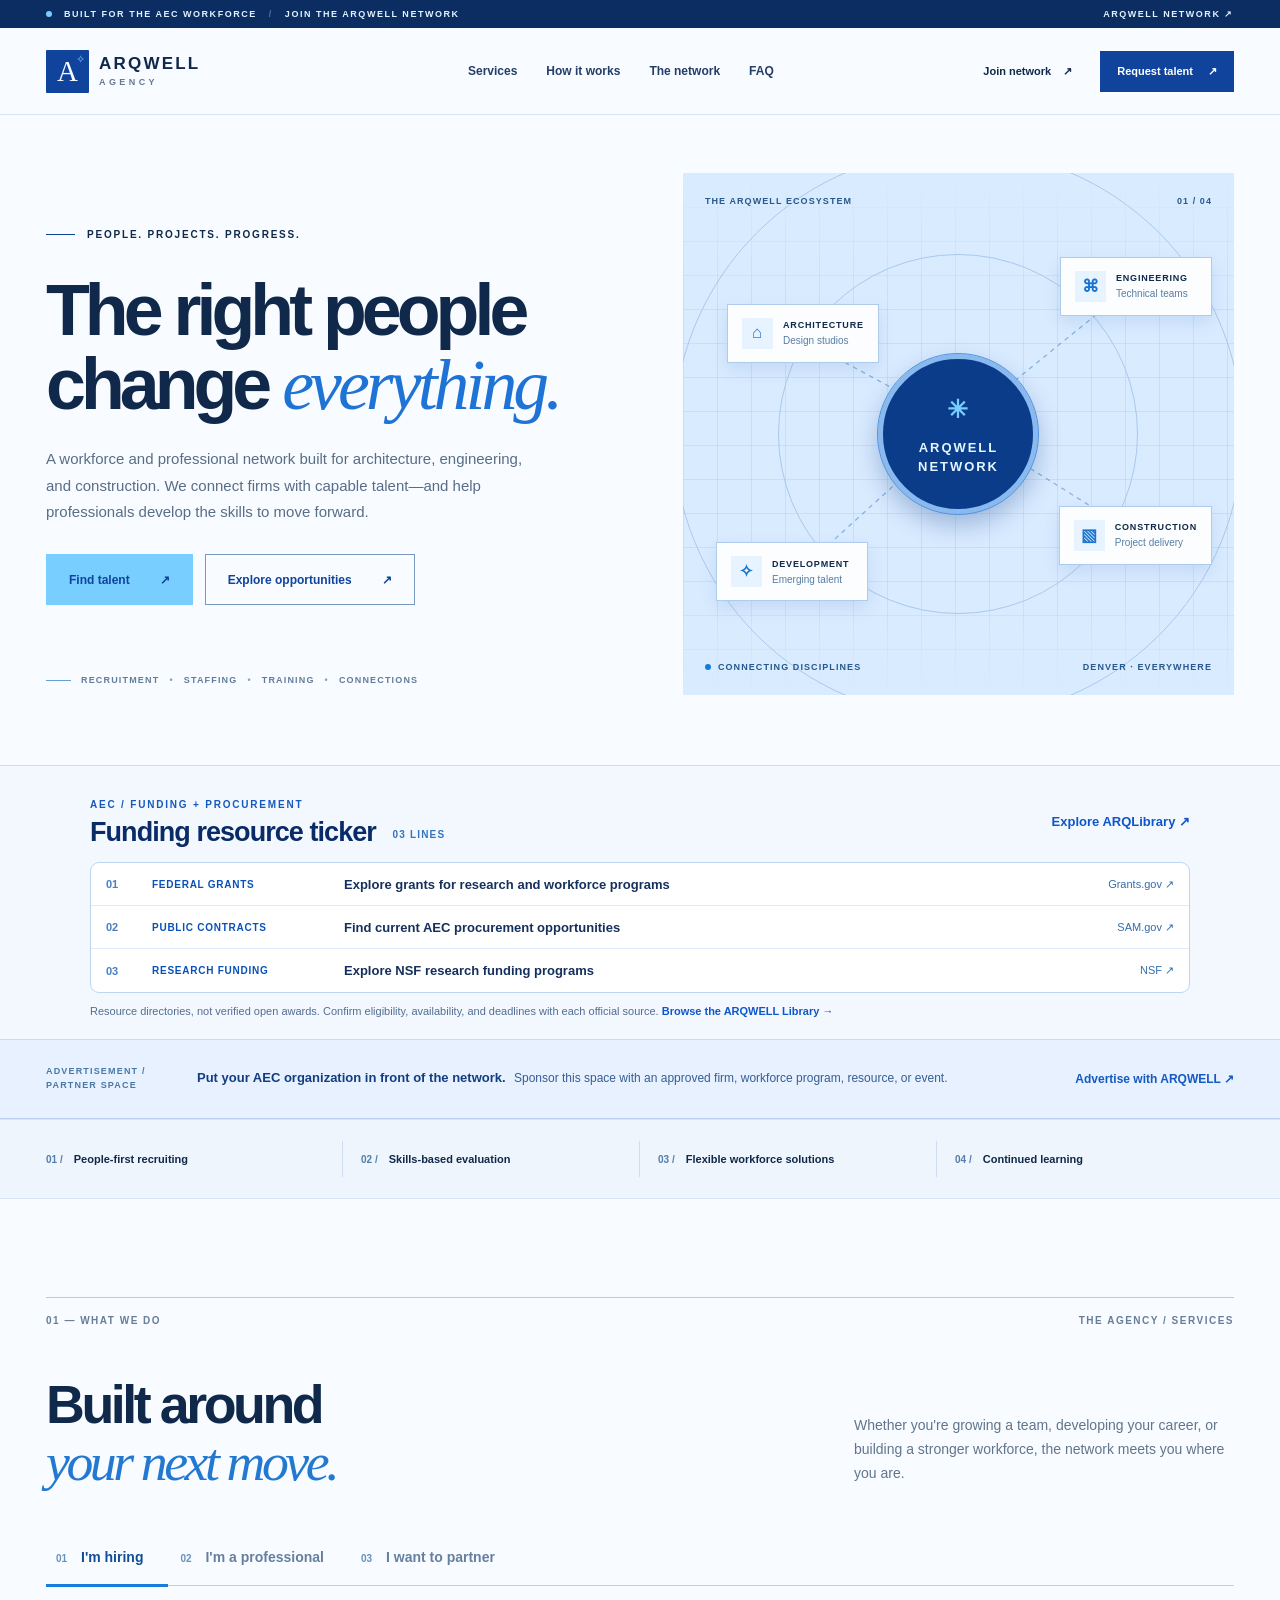
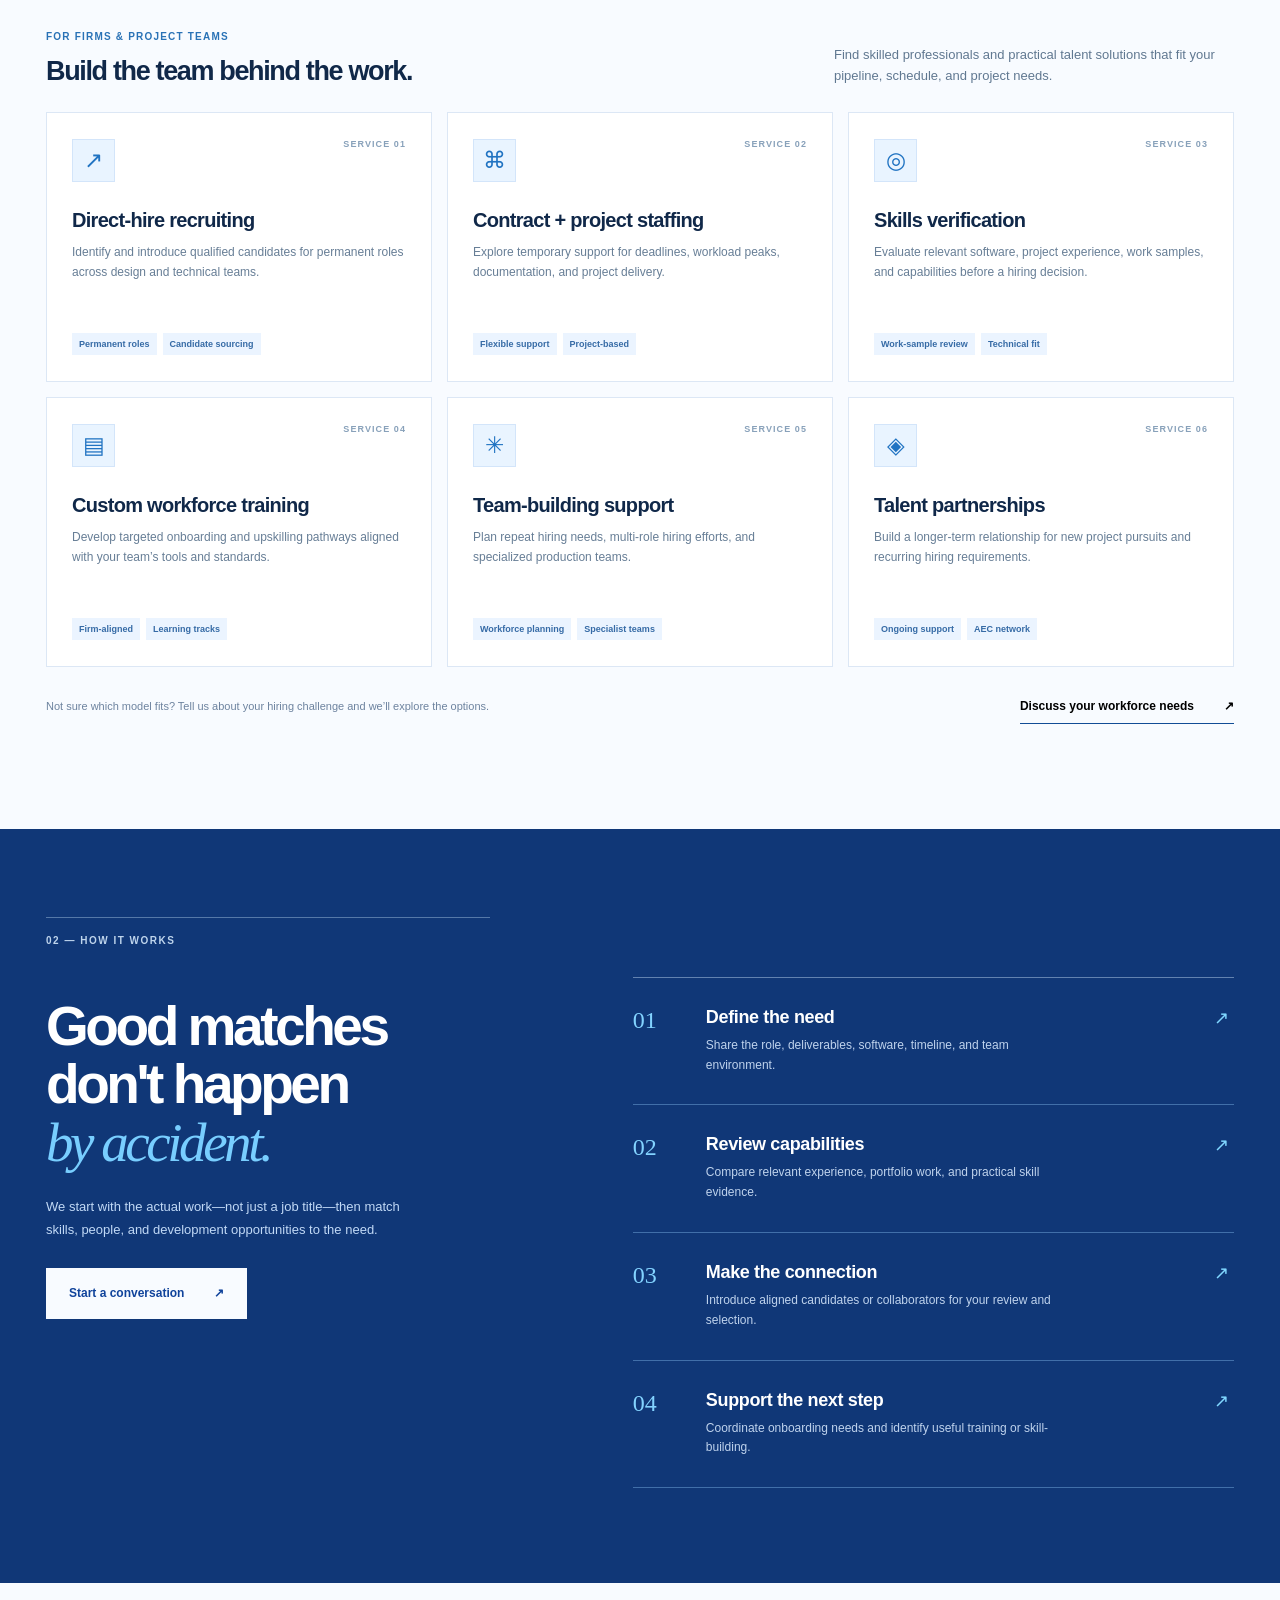
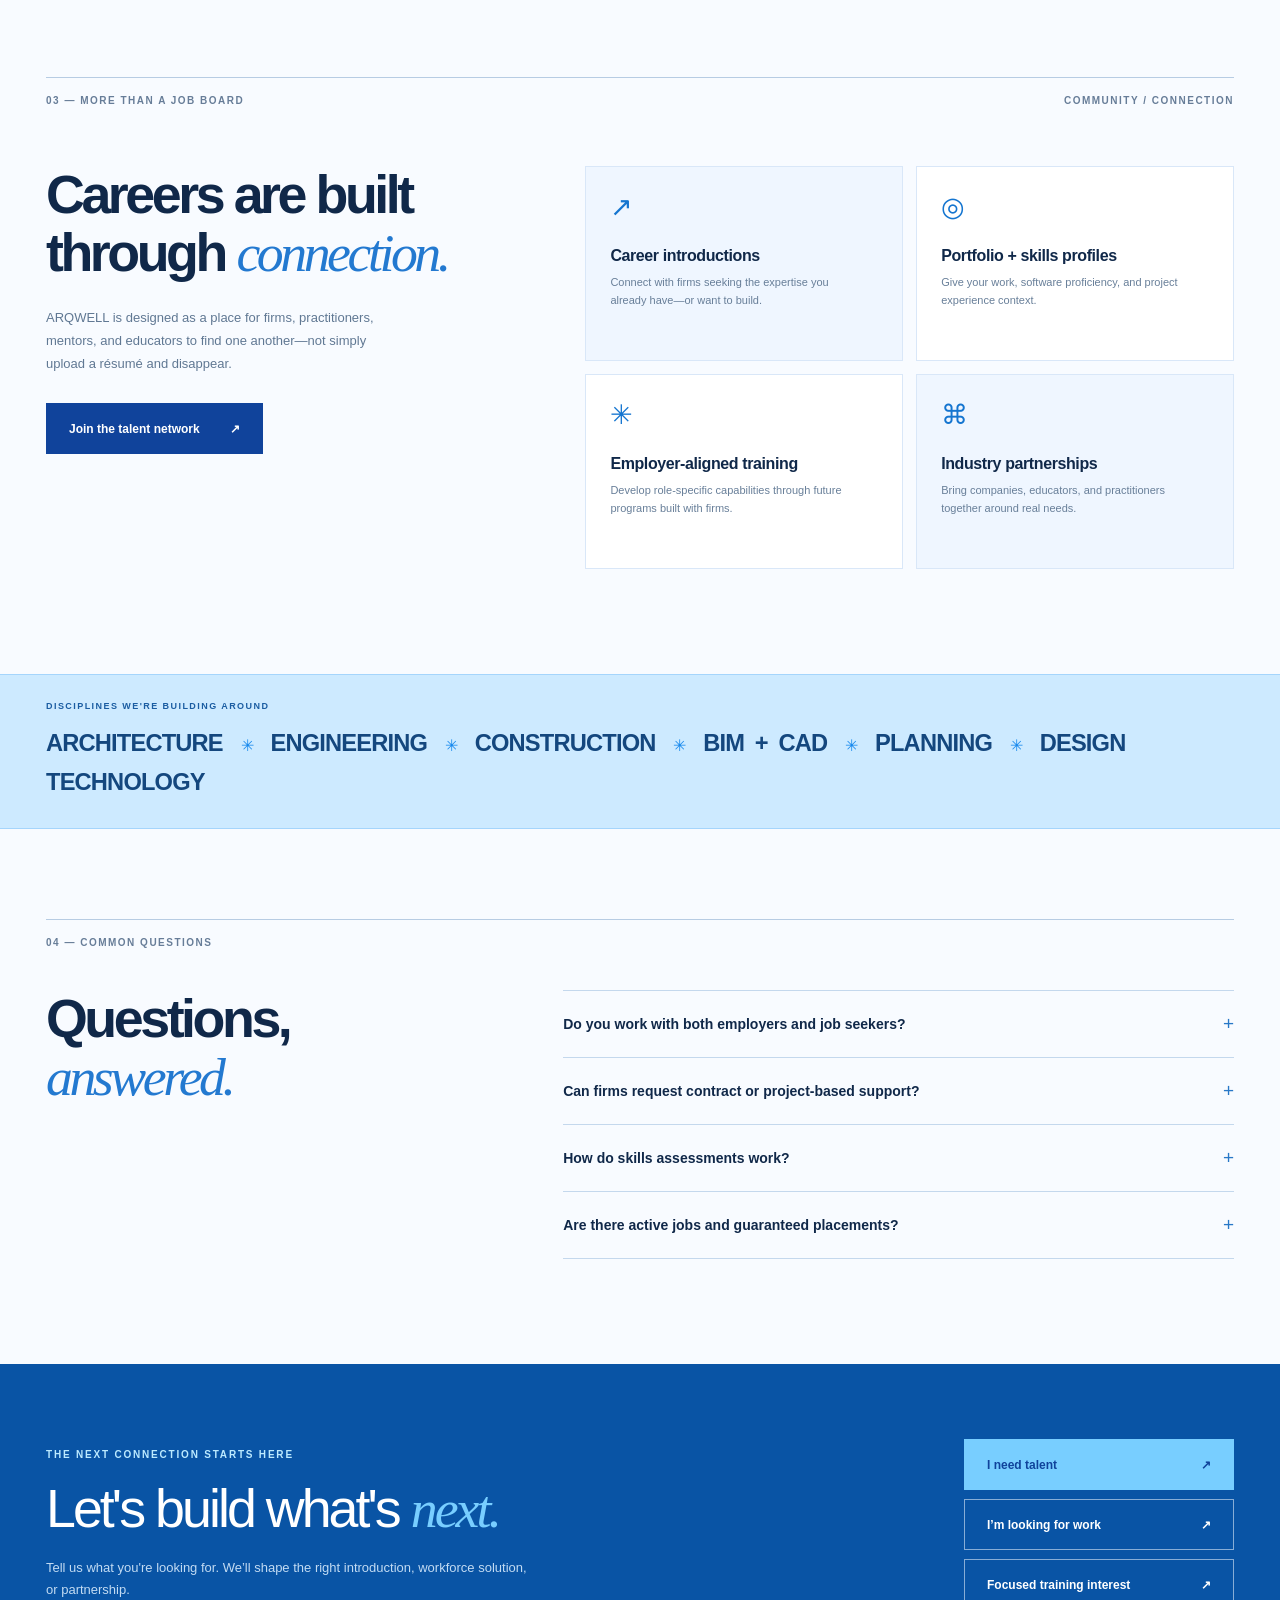
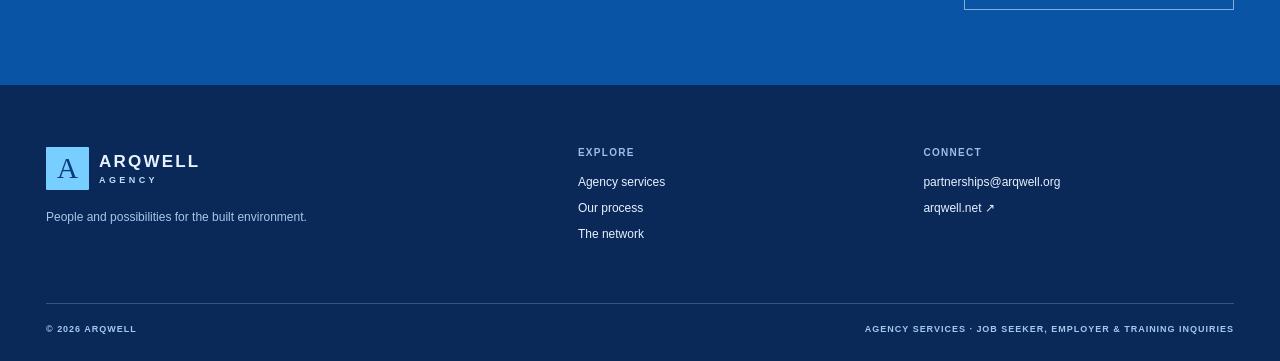
<file: index.html>
<!DOCTYPE html>
<html lang="en">
<head>
  <meta charset="UTF-8" />
  <meta name="viewport" content="width=device-width, initial-scale=1" />
  <meta name="description" content="ARQWELL Agency connects architecture, engineering, and construction firms with people, skills, and employer-aligned training." />
  <meta name="theme-color" content="#0c2d62" />
  <title>Agency Services | ARQWELL</title>
  <link rel="stylesheet" href="./styles.css" />
  <script src="./app.js" defer></script>
  <script src="./funding-ticker.js" defer></script>
</head>
<body>
  <a class="skip-link" href="#main">Skip to main content</a>
  <div class="announcement"><span class="signal"></span> BUILT FOR THE AEC WORKFORCE <span class="announcement-divider">/</span> JOIN THE ARQWELL NETWORK <span class="announce-right">ARQWELL NETWORK <span aria-hidden="true">↗</span></span></div>
  <header class="site-header">
    <a href="#top" class="brand" aria-label="ARQWELL Agency home"><span class="brand-monogram">A<span class="brand-diamond">✧</span></span><span class="brand-name">ARQWELL<span class="brand-sub">AGENCY</span></span></a>
    <nav class="desktop-nav" aria-label="Main navigation"><a href="#services">Services</a><a href="#process">How it works</a><a href="#network">The network</a><a href="#questions">FAQ</a></nav>
    <div class="header-actions"><button class="text-button" type="button" data-intake="candidate">Join network <span aria-hidden="true">↗</span></button><button class="btn btn-dark btn-small" type="button" data-intake="employer">Request talent <span aria-hidden="true">↗</span></button><button class="mobile-menu-toggle" type="button" aria-label="Open navigation" aria-controls="mobile-menu" aria-expanded="false">☰</button></div>
    <nav id="mobile-menu" class="mobile-menu" aria-label="Mobile navigation" hidden><a href="#services">Services</a><a href="#process">How it works</a><a href="#network">The network</a><a href="#questions">FAQ</a><button type="button" data-intake="employer">Request talent ↗</button><button type="button" data-intake="candidate">Join network ↗</button></nav>
  </header>
  <main id="main">
    <section id="top" class="hero wrap">
      <div class="hero-copy">
        <div class="eyebrow"><span class="eyebrow-line"></span> PEOPLE. PROJECTS. PROGRESS.</div>
        <h1>The right people<br />change <em>everything.</em></h1>
        <p class="hero-lede">A workforce and professional network built for architecture, engineering, and construction. We connect firms with capable talent—and help professionals develop the skills to move forward.</p>
        <div class="hero-ctas"><button class="btn btn-accent" data-intake="employer" type="button">Find talent <span aria-hidden="true">↗</span></button><button class="btn btn-outline" data-intake="candidate" type="button">Explore opportunities <span aria-hidden="true">↗</span></button></div>
        <div class="hero-note"><span class="hero-note-line"></span> RECRUITMENT <span class="dot-sep">•</span> STAFFING <span class="dot-sep">•</span> TRAINING <span class="dot-sep">•</span> CONNECTIONS</div>
      </div>
      <div class="hero-visual" aria-label="Diagram showing an interconnected network of architecture, engineering, and construction professionals">
        <div class="visual-grid"></div><div class="orbit orbit-one"></div><div class="orbit orbit-two"></div>
        <svg class="connectors" viewBox="0 0 530 570" aria-hidden="true"><path d="M97 183 L267 275 L437 137 M267 275 L429 376 M267 275 L91 435" /><circle cx="267" cy="275" r="5" /><circle cx="97" cy="183" r="4" /><circle cx="437" cy="137" r="4" /><circle cx="429" cy="376" r="4" /><circle cx="91" cy="435" r="4" /></svg>
        <div class="visual-toplabel">THE ARQWELL ECOSYSTEM <span>01 / 04</span></div>
        <div class="network-core"><span class="core-asterisk">✳</span><span>ARQWELL<br />NETWORK</span></div>
        <div class="node node-a"><span class="node-icon">⌂</span><span>ARCHITECTURE<small>Design studios</small></span></div>
        <div class="node node-b"><span class="node-icon">⌘</span><span>ENGINEERING<small>Technical teams</small></span></div>
        <div class="node node-c"><span class="node-icon">▧</span><span>CONSTRUCTION<small>Project delivery</small></span></div>
        <div class="node node-d"><span class="node-icon">✧</span><span>DEVELOPMENT<small>Emerging talent</small></span></div>
        <div class="visual-footer"><span class="online-dot"></span> CONNECTING DISCIPLINES <span>DENVER · EVERYWHERE</span></div>
      </div>
    </section>

    <section class="funding-band" aria-labelledby="funding-label">
      <div class="wrap funding-shell">
        <div class="funding-top"><div><span class="funding-kicker">AEC / FUNDING + PROCUREMENT</span><h2 id="funding-label">Funding resource ticker <span class="funding-counter">03 LINES</span></h2></div><a class="funding-library" href="https://www.arqwell.org/library.html">Explore ARQLibrary ↗</a></div>
        <div id="funding-ticker-rows" class="funding-rows" aria-label="Three funding resource source links"></div>
        <p class="funding-disclaimer">Resource directories, not verified open awards. Confirm eligibility, availability, and deadlines with each official source. <a href="https://www.arqwell.org/library.html">Browse the ARQWELL Library →</a></p>
      </div>
    </section>
    <aside class="agency-sponsor-ad" aria-label="Advertisement">
      <div class="wrap sponsor-ad-inner">
        <span class="sponsor-ad-label">ADVERTISEMENT / PARTNER SPACE</span>
        <div><strong>Put your AEC organization in front of the network.</strong><span> Sponsor this space with an approved firm, workforce program, resource, or event.</span></div>
        <a href="mailto:partnerships@arqwell.org?subject=ARQWELL%20Network%20advertising%20inquiry">Advertise with ARQWELL ↗</a>
      </div>
    </aside>

    <section class="proof-bar" aria-label="Service pillars"><div class="proof-inner wrap"><div><span class="proof-num">01 /</span> People-first recruiting</div><div><span class="proof-num">02 /</span> Skills-based evaluation</div><div><span class="proof-num">03 /</span> Flexible workforce solutions</div><div><span class="proof-num">04 /</span> Continued learning</div></div></section>

    <section class="services wrap" id="services">
      <div class="section-topline"><span>01 — WHAT WE DO</span><span>THE AGENCY / SERVICES</span></div>
      <div class="section-heading"><div><h2>Built around<br /><em>your next move.</em></h2></div><p>Whether you're growing a team, developing your career, or building a stronger workforce, the network meets you where you are.</p></div>
      <div class="audience-switch" role="tablist" aria-label="Choose service audience"><button type="button" role="tab" id="tab-employer" aria-controls="service-panel" aria-selected="true" tabindex="0" data-audience="employer"><span>01</span> I'm hiring</button><button type="button" role="tab" id="tab-candidate" aria-controls="service-panel" aria-selected="false" tabindex="-1" data-audience="candidate"><span>02</span> I'm a professional</button><button type="button" role="tab" id="tab-partner" aria-controls="service-panel" aria-selected="false" tabindex="-1" data-audience="partner"><span>03</span> I want to partner</button></div>
      <div id="service-panel" role="tabpanel" aria-labelledby="tab-employer" tabindex="0" class="service-panel">
        <div class="panel-intro"><div><span class="panel-mini">FOR FIRMS & PROJECT TEAMS</span><h3 id="panel-title">Build the team behind the work.</h3></div><p id="panel-description">Find skilled professionals and practical talent solutions that fit your pipeline, schedule, and project needs.</p></div>
        <div id="service-cards" class="service-cards" aria-live="polite"></div>
        <div class="service-footer"><p id="panel-footnote">Not sure which model fits? Tell us about your hiring challenge and we’ll explore the options.</p><button class="inline-cta" id="audience-cta" type="button" data-intake="employer">Discuss your workforce needs <span aria-hidden="true">↗</span></button></div>
      </div>
    </section>

    <section class="process-section" id="process"><div class="wrap process-layout"><div class="process-intro"><div class="section-topline light"><span>02 — HOW IT WORKS</span></div><h2>Good matches<br />don't happen<br /><em>by accident.</em></h2><p>We start with the actual work—not just a job title—then match skills, people, and development opportunities to the need.</p><button type="button" class="btn btn-light" data-intake="employer">Start a conversation <span aria-hidden="true">↗</span></button></div><div class="process-steps"><div><span>01</span><div><h3>Define the need</h3><p>Share the role, deliverables, software, timeline, and team environment.</p></div><b>↗</b></div><div><span>02</span><div><h3>Review capabilities</h3><p>Compare relevant experience, portfolio work, and practical skill evidence.</p></div><b>↗</b></div><div><span>03</span><div><h3>Make the connection</h3><p>Introduce aligned candidates or collaborators for your review and selection.</p></div><b>↗</b></div><div><span>04</span><div><h3>Support the next step</h3><p>Coordinate onboarding needs and identify useful training or skill-building.</p></div><b>↗</b></div></div></div></section>

    <section class="network-section wrap" id="network"><div class="section-topline"><span>03 — MORE THAN A JOB BOARD</span><span>COMMUNITY / CONNECTION</span></div><div class="network-layout"><div class="network-copy"><h2>Careers are built<br />through <em>connection.</em></h2><p>ARQWELL is designed as a place for firms, practitioners, mentors, and educators to find one another—not simply upload a résumé and disappear.</p><button class="btn btn-dark" type="button" data-intake="candidate">Join the talent network <span aria-hidden="true">↗</span></button></div><div class="network-tiles"><article><span class="tile-symbol">↗</span><h3>Career introductions</h3><p>Connect with firms seeking the expertise you already have—or want to build.</p></article><article><span class="tile-symbol">◎</span><h3>Portfolio + skills profiles</h3><p>Give your work, software proficiency, and project experience context.</p></article><article><span class="tile-symbol">✳</span><h3>Employer-aligned training</h3><p>Develop role-specific capabilities through future programs built with firms.</p></article><article><span class="tile-symbol">⌘</span><h3>Industry partnerships</h3><p>Bring companies, educators, and practitioners together around real needs.</p></article></div></div></section>

    <section class="focus-strip"><div class="wrap focus-inner"><span>DISCIPLINES WE'RE BUILDING AROUND</span><div>ARCHITECTURE <i>✳</i> ENGINEERING <i>✳</i> CONSTRUCTION <i>✳</i> BIM + CAD <i>✳</i> PLANNING <i>✳</i> DESIGN TECHNOLOGY</div></div></section>

    <section class="faq wrap" id="questions"><div class="section-topline"><span>04 — COMMON QUESTIONS</span></div><div class="faq-layout"><h2>Questions,<br /><em>answered.</em></h2><div class="faq-items"><details><summary>Do you work with both employers and job seekers?<span>+</span></summary><p>Yes. The service concept includes hiring support for firms, professional profiles and career introductions for job seekers, and industry partnerships.</p></details><details><summary>Can firms request contract or project-based support?<span>+</span></summary><p>Yes. Firms can describe direct-hire, contract, temporary, or project-based needs. Availability and engagement terms are discussed individually.</p></details><details><summary>How do skills assessments work?<span>+</span></summary><p>Assessments may include software proficiency, portfolio or work-sample reviews, and task-based exercises. Specific assessments and training programs will be developed with employers.</p></details><details><summary>Are there active jobs and guaranteed placements?<span>+</span></summary><p>This is an agency-services preview. Live job listings, placements, program enrollment, and employer agreements are not yet connected on this page. No outcome is guaranteed.</p></details></div></div></section>

    <section class="bottom-cta"><div class="wrap bottom-cta-layout"><div><span class="eyebrow on-dark">THE NEXT CONNECTION STARTS HERE</span><h2>Let's build what's <em>next.</em></h2><p>Tell us what you're looking for. We’ll shape the right introduction, workforce solution, or partnership.</p></div><div class="bottom-buttons"><button type="button" class="btn btn-accent" data-intake="employer">I need talent <span aria-hidden="true">↗</span></button><button type="button" class="btn btn-white-outline" data-intake="candidate">I’m looking for work <span aria-hidden="true">↗</span></button><a class="btn btn-white-outline" href="./training/">Focused training interest <span aria-hidden="true">↗</span></a></div></div></section>
  </main>
  <footer class="footer"><div class="wrap footer-main"><div><a class="brand footer-brand" href="#top"><span class="brand-monogram">A<span class="brand-diamond">✧</span></span><span class="brand-name">ARQWELL<span class="brand-sub">AGENCY</span></span></a><p>People and possibilities for the built environment.</p></div><div><span>EXPLORE</span><a href="#services">Agency services</a><a href="#process">Our process</a><a href="#network">The network</a></div><div><span>CONNECT</span><a href="mailto:partnerships@arqwell.org">partnerships@arqwell.org</a><a href="https://arqwell.net" target="_blank" rel="noopener noreferrer">arqwell.net ↗</a></div></div><div class="wrap footer-bottom"><span>© <span id="year"></span> ARQWELL</span><span>AGENCY SERVICES · JOB SEEKER, EMPLOYER & TRAINING INQUIRIES</span></div></footer>

  <dialog id="intake-dialog" aria-labelledby="intake-heading"><div class="dialog-inner"><div class="dialog-header"><span class="dialog-eyebrow">ARQWELL / START A CONVERSATION</span><button class="dialog-close" type="button" aria-label="Close form">✕</button></div><div id="intake-form-wrap"><h2 id="intake-heading">Tell us what you need.</h2><p class="dialog-lede" id="intake-lede">Share a little about your next hire or project need.</p><div class="demo-warning"><span>◌</span> Preview mode: this form does not transmit or save your information.</div><form id="intake-form"><div class="form-grid"><label>I'm here as<select id="lead-type" name="lead_type" required><option value="employer">An employer / firm</option><option value="candidate">An AEC professional</option><option value="partner">A training / industry partner</option></select></label><label>Name<input name="full_name" type="text" maxlength="100" placeholder="Your name" required autocomplete="name" /></label><label>Email<input name="email" type="email" maxlength="160" placeholder="you@example.com" required autocomplete="email" /></label><label>Company / organization (optional)<input name="organization" type="text" maxlength="160" placeholder="Company or independent" autocomplete="organization" /></label><label>Specialty / discipline<select name="discipline"><option>Architecture</option><option>Engineering</option><option>Construction</option><option>BIM / CAD</option><option>Planning / GIS</option><option>Design technology</option><option>Other / interdisciplinary</option></select></label><label id="timeline-label">When do you need support?<select name="timeline"><option>Exploring options</option><option>Immediately</option><option>Within 30 days</option><option>1–3 months</option><option>Longer-term planning</option></select></label></div><label class="message-label"><span id="message-label-text">Tell us about the role or project</span><textarea name="message" rows="4" maxlength="1500" placeholder="Scope, tools, work type, location, or goals..." required></textarea></label><p class="privacy-copy">No résumé upload or sensitive personal information is requested in this preview.</p><button type="submit" class="btn btn-dark submit-button">Review my inquiry <span aria-hidden="true">↗</span></button></form></div><div id="intake-success" hidden><div class="success-mark">✓</div><h2>Inquiry preview complete.</h2><p>Your details were checked in this browser, but <strong>nothing was sent or stored.</strong> Connect an approved backend to make this a live inquiry form.</p><div class="preview-summary" id="preview-summary"></div><button type="button" class="btn btn-dark done-button">Close preview</button></div></div></dialog>
</body>
</html>
</file>
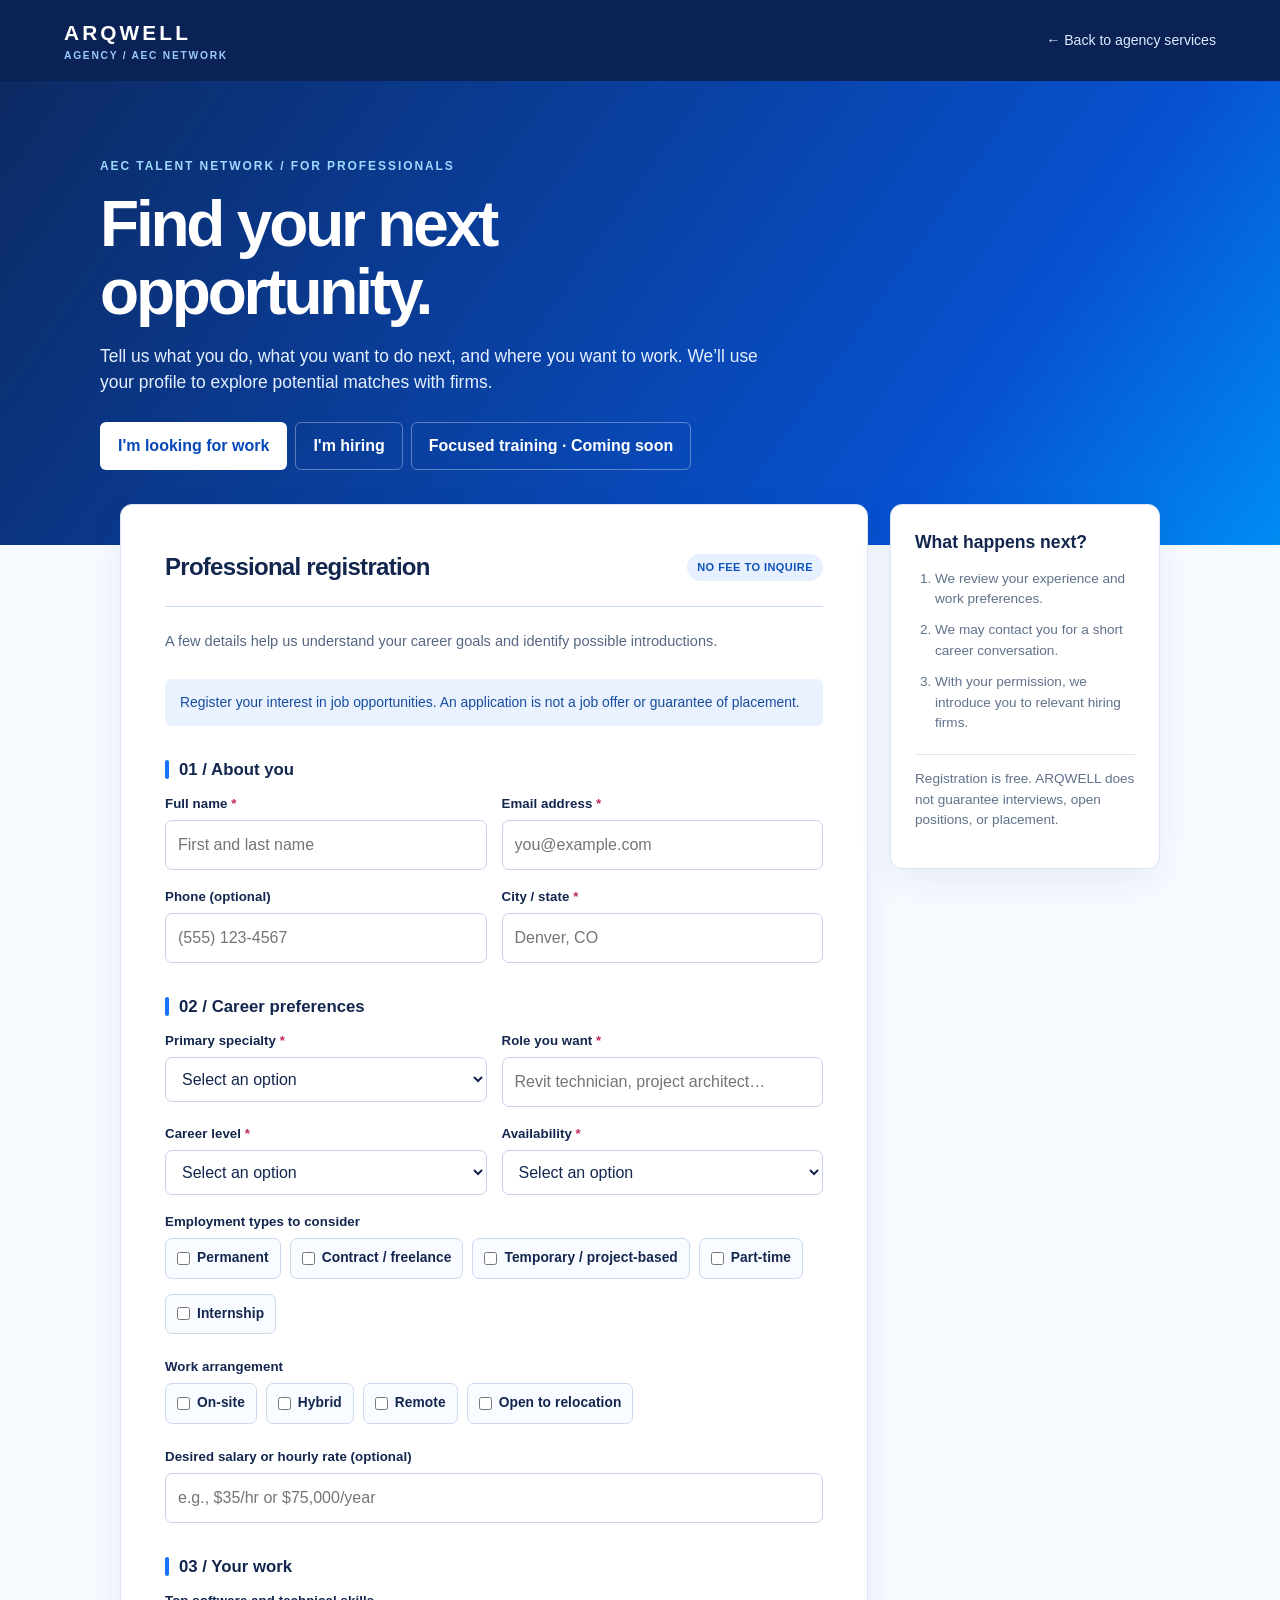
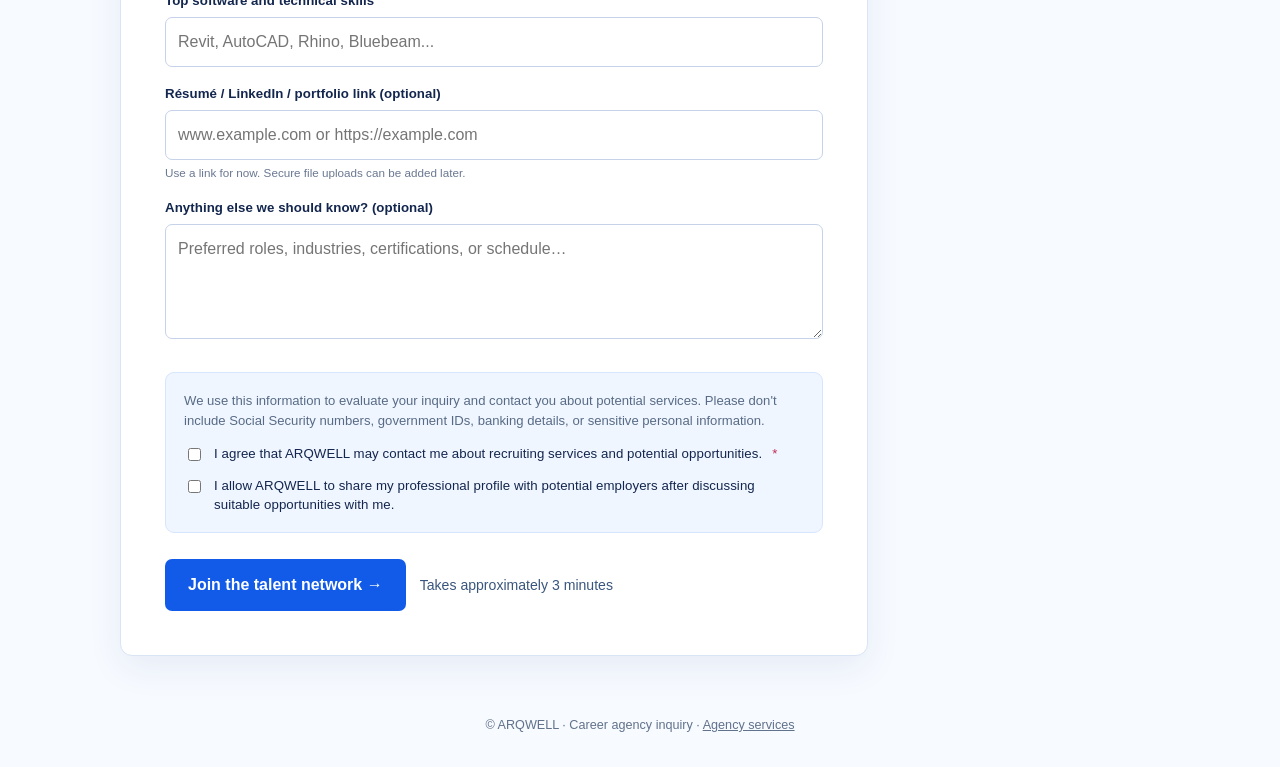
<file: apply/index.html>
<!doctype html><html lang="en"><head><meta charset="utf-8"><meta name="viewport" content="width=device-width, initial-scale=1"><meta name="theme-color" content="#0b2354"><title>Find Work | ARQWELL Agency</title><meta name="description" content="Join ARQWELL Agency AEC professional network and apply to be contacted for new job opportunities."><link rel="stylesheet" href="../agency-form.css"><script src="../intake-config.js" defer></script><script src="../agency-forms.js" defer></script></head><body data-type="candidate"><header class="app-bar"><a class="logo" href="../">ARQWELL<span>AGENCY / AEC NETWORK</span></a><a class="back" href="../">← Back to agency services</a></header><section class="hero"><div class="hero-inner"><div class="eyebrow">AEC TALENT NETWORK / FOR PROFESSIONALS</div><h1>Find your next<br>opportunity.</h1><p>Tell us what you do, what you want to do next, and where you want to work. We’ll use your profile to explore potential matches with firms.</p><div class="hero-tabs"><a href="../apply/" class="active">I'm looking for work</a><a href="../hire/" class="">I'm hiring</a><a href="../training/" class="">Focused training · Coming soon</a></div></div></section><div class="wrap"><div class="form-shell"><main class="panel"><div class="panel-top"><h2>Professional registration</h2><span class="pill">NO FEE TO INQUIRE</span></div><p class="helper">A few details help us understand your career goals and identify possible introductions.</p><div class="alert" id="form-message" role="status" aria-live="polite" hidden></div><form id="agency-form" novalidate><div class="alert">Register your interest in job opportunities. An application is not a job offer or guarantee of placement.</div><h3 class="section-title">01 / About you</h3><div class="fields"><div class="field"><label for="full_name">Full name <span class="required">*</span></label><input type="text" name="full_name" id="full_name" maxlength="160" placeholder="First and last name" required autocomplete="name"></div><div class="field"><label for="email">Email address <span class="required">*</span></label><input type="email" name="email" id="email" maxlength="160" placeholder="you@example.com" required autocomplete="email"></div><div class="field"><label for="phone">Phone (optional)</label><input type="tel" name="phone" id="phone" maxlength="160" placeholder="(555) 123-4567" autocomplete="tel"></div><div class="field"><label for="location">City / state <span class="required">*</span></label><input type="text" name="location" id="location" maxlength="160" placeholder="Denver, CO" required ></div></div><h3 class="section-title">02 / Career preferences</h3><div class="fields"><div class="field"><label for="discipline">Primary specialty <span class="required">*</span></label><select name="discipline" id="discipline" required><option value="">Select an option</option><option value="Architecture">Architecture</option><option value="Engineering">Engineering</option><option value="Construction management">Construction management</option><option value="BIM / CAD">BIM / CAD</option><option value="Interior design">Interior design</option><option value="Planning / GIS">Planning / GIS</option><option value="Landscape architecture">Landscape architecture</option><option value="Visualization / graphics">Visualization / graphics</option><option value="Administration / operations">Administration / operations</option><option value="Other">Other</option></select></div><div class="field"><label for="role">Role you want <span class="required">*</span></label><input type="text" name="role" id="role" maxlength="160" placeholder="Revit technician, project architect…" required ></div><div class="field"><label for="experience">Career level <span class="required">*</span></label><select name="experience" id="experience" required><option value="">Select an option</option><option value="Entry-level / new graduate">Entry-level / new graduate</option><option value="1–3 years">1–3 years</option><option value="4–7 years">4–7 years</option><option value="8–15 years">8–15 years</option><option value="15+ years">15+ years</option><option value="Career transition">Career transition</option></select></div><div class="field"><label for="availability">Availability <span class="required">*</span></label><select name="availability" id="availability" required><option value="">Select an option</option><option value="Immediately">Immediately</option><option value="Within 2 weeks">Within 2 weeks</option><option value="Within 30 days">Within 30 days</option><option value="1–3 months">1–3 months</option><option value="Exploring opportunities">Exploring opportunities</option></select></div><div class="field full"><label>Employment types to consider</label><div class="choices"><label class="choice"><input type="checkbox" name="employment_type" value="Permanent"> Permanent</label><label class="choice"><input type="checkbox" name="employment_type" value="Contract / freelance"> Contract / freelance</label><label class="choice"><input type="checkbox" name="employment_type" value="Temporary / project-based"> Temporary / project-based</label><label class="choice"><input type="checkbox" name="employment_type" value="Part-time"> Part-time</label><label class="choice"><input type="checkbox" name="employment_type" value="Internship"> Internship</label></div></div><div class="field full"><label>Work arrangement</label><div class="choices"><label class="choice"><input type="checkbox" name="work_arrangement" value="On-site"> On-site</label><label class="choice"><input type="checkbox" name="work_arrangement" value="Hybrid"> Hybrid</label><label class="choice"><input type="checkbox" name="work_arrangement" value="Remote"> Remote</label><label class="choice"><input type="checkbox" name="work_arrangement" value="Open to relocation"> Open to relocation</label></div></div><div class="field full"><label for="compensation">Desired salary or hourly rate (optional)</label><input type="text" name="compensation" id="compensation" maxlength="160" placeholder="e.g., $35/hr or $75,000/year" ></div></div><h3 class="section-title">03 / Your work</h3><div class="fields"><div class="field full"><label for="skills">Top software and technical skills</label><input type="text" name="skills" id="skills" maxlength="160" placeholder="Revit, AutoCAD, Rhino, Bluebeam..." ></div><div class="field full"><label for="portfolio_url">Résumé / LinkedIn / portfolio link (optional)</label><input type="text" inputmode="url" data-website-url="true" autocapitalize="off" spellcheck="false" name="portfolio_url" id="portfolio_url" maxlength="160" placeholder="www.example.com or https://example.com" ><div class="hint">Use a link for now. Secure file uploads can be added later.</div></div><div class="field full"><label for="message">Anything else we should know? (optional)</label><textarea name="message" id="message" maxlength="1800" placeholder="Preferred roles, industries, certifications, or schedule…"></textarea></div></div><div class="legal"><p>We use this information to evaluate your inquiry and contact you about potential services. Please don't include Social Security numbers, government IDs, banking details, or sensitive personal information.</p><label><input type="checkbox" name="consent" required>I agree that ARQWELL may contact me about recruiting services and potential opportunities. <span class="required">*</span></label><label><input type="checkbox" name="share_permission">I allow ARQWELL to share my professional profile with potential employers after discussing suitable opportunities with me.</label></div><div class="hidden" aria-hidden="true"><label for="website_fax">Leave this field blank<input tabindex="-1" autocomplete="off" type="text" name="website_fax" id="website_fax"></label></div><div id="turnstile" class="hidden" aria-label="Spam protection verification"></div><div class="actions"><button class="submit" type="submit">Join the talent network →</button><span class="status" id="status-text">Takes approximately 3 minutes</span></div></form></main><aside class="side"><h3>What happens next?</h3><ol><li>We review your experience and work preferences.</li><li>We may contact you for a short career conversation.</li><li>With your permission, we introduce you to relevant hiring firms.</li></ol><p class="note">Registration is free. ARQWELL does not guarantee interviews, open positions, or placement.</p></aside></div></div><footer class="footer">© ARQWELL · Career agency inquiry · <a href="../">Agency services</a></footer></body></html>
</file>
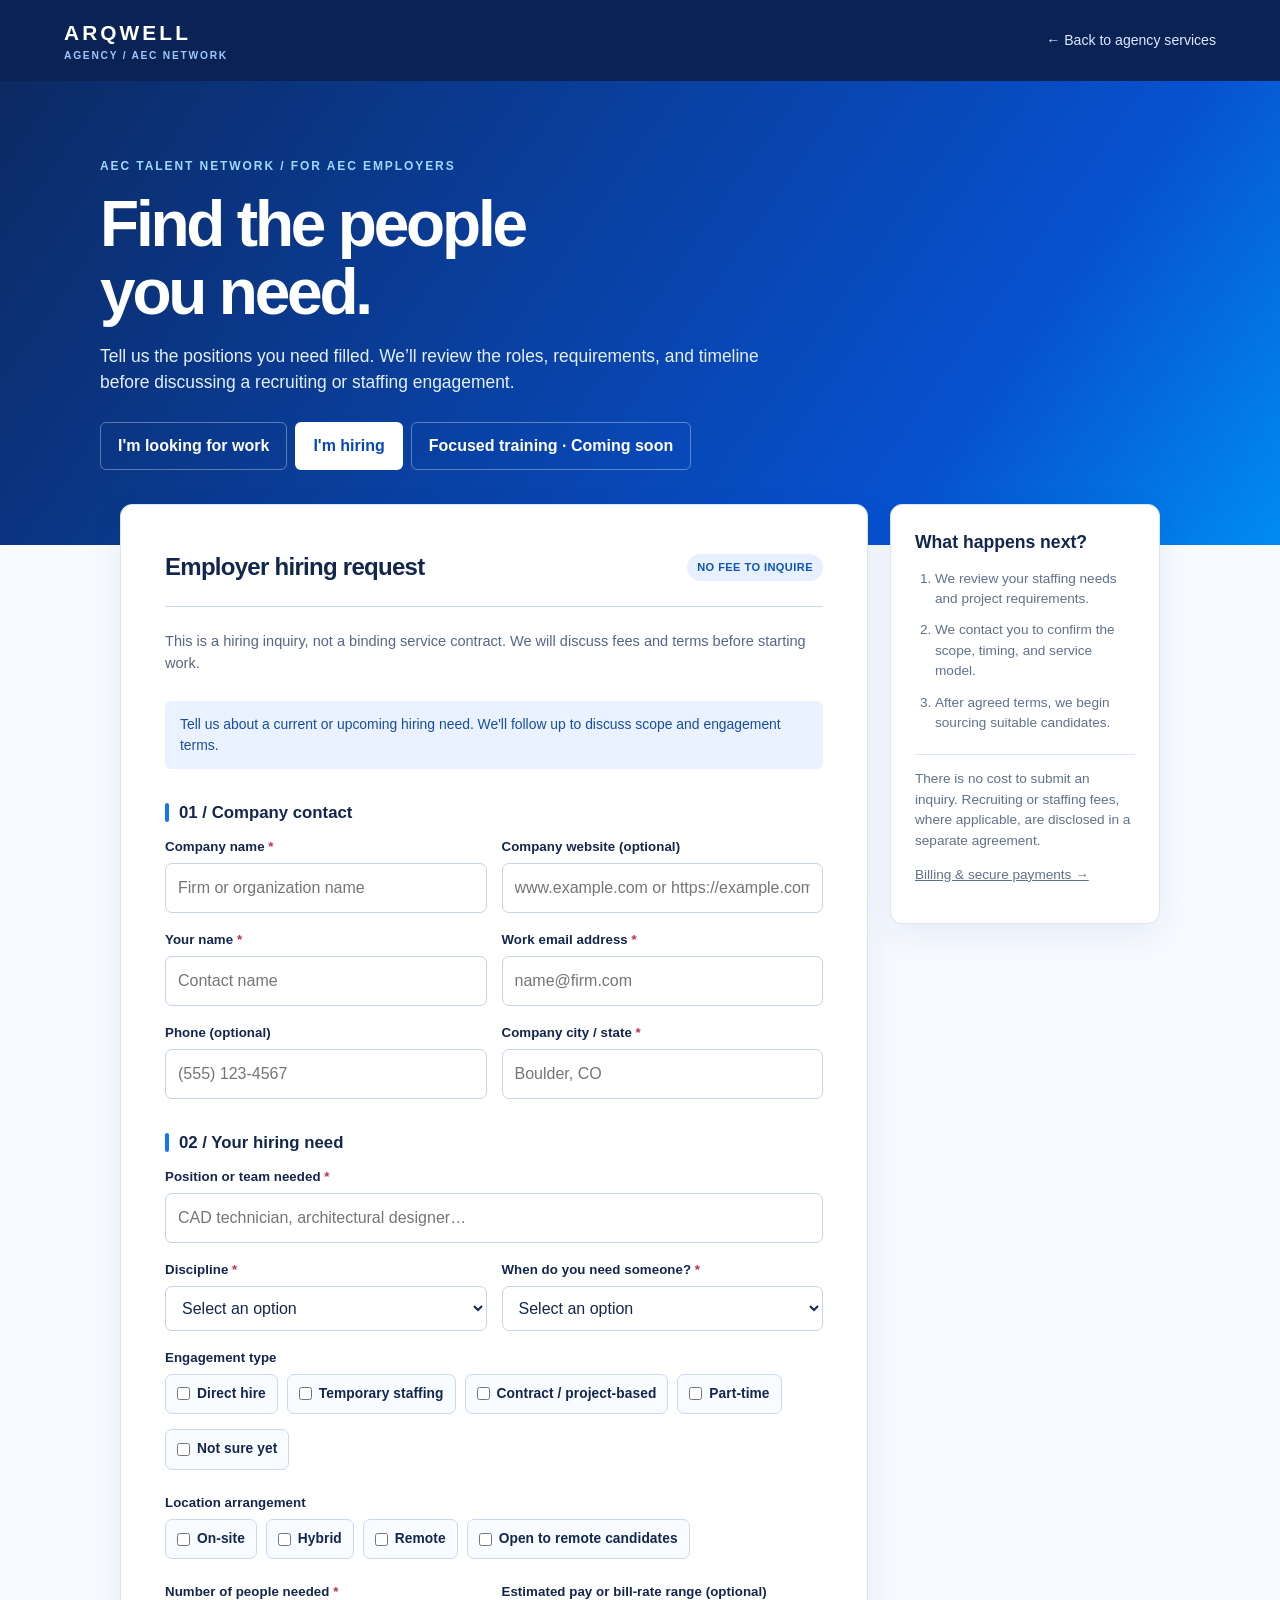
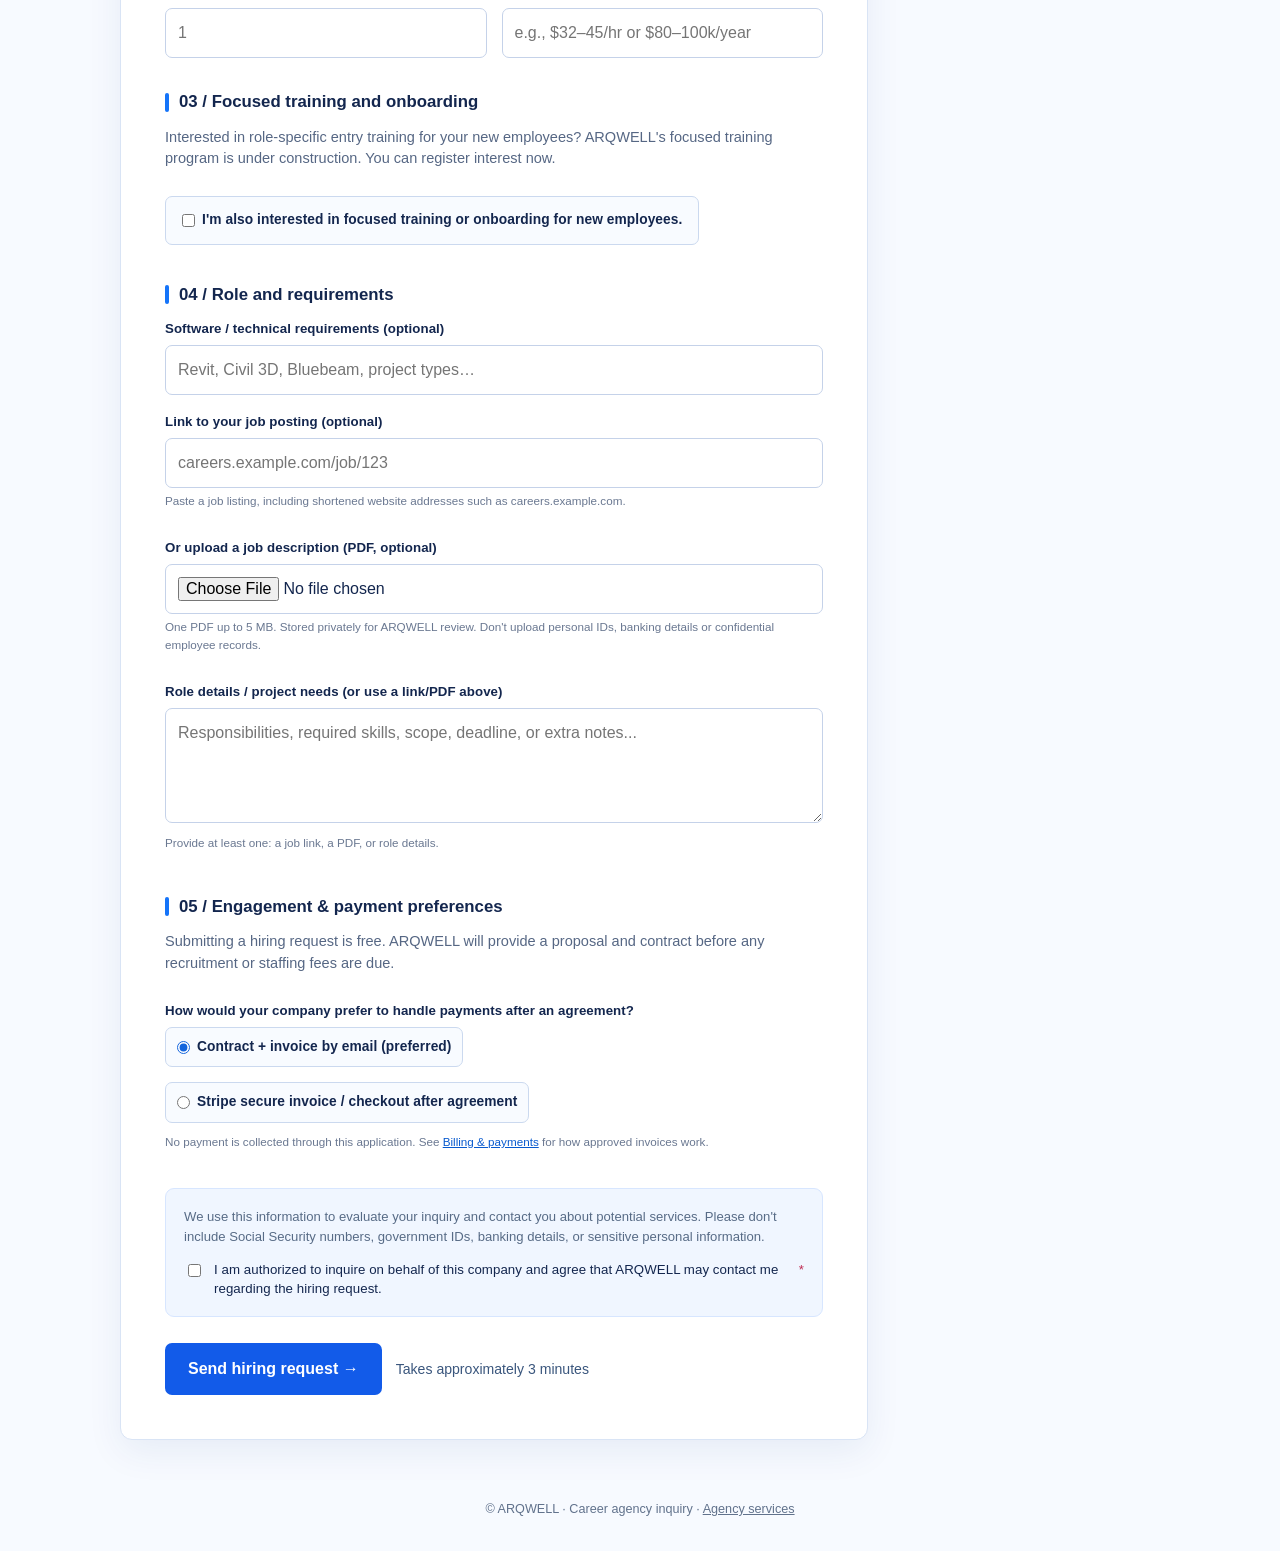
<file: hire/index.html>
<!doctype html><html lang="en"><head><meta charset="utf-8"><meta name="viewport" content="width=device-width, initial-scale=1"><meta name="theme-color" content="#0b2354"><title>Hire Talent | ARQWELL Agency</title><meta name="description" content="Request ARQWELL Agency recruiting and staffing support for your architecture, engineering, or construction business."><link rel="stylesheet" href="../agency-form.css"><script src="../intake-config.js" defer></script><script src="../agency-forms.js" defer></script></head><body data-type="employer"><header class="app-bar"><a class="logo" href="../">ARQWELL<span>AGENCY / AEC NETWORK</span></a><a class="back" href="../">← Back to agency services</a></header><section class="hero"><div class="hero-inner"><div class="eyebrow">AEC TALENT NETWORK / FOR AEC EMPLOYERS</div><h1>Find the people<br>you need.</h1><p>Tell us the positions you need filled. We’ll review the roles, requirements, and timeline before discussing a recruiting or staffing engagement.</p><div class="hero-tabs"><a href="../apply/" class="">I'm looking for work</a><a href="../hire/" class="active">I'm hiring</a><a href="../training/" class="">Focused training · Coming soon</a></div></div></section><div class="wrap"><div class="form-shell"><main class="panel"><div class="panel-top"><h2>Employer hiring request</h2><span class="pill">NO FEE TO INQUIRE</span></div><p class="helper">This is a hiring inquiry, not a binding service contract. We will discuss fees and terms before starting work.</p><div class="alert" id="form-message" role="status" aria-live="polite" hidden></div><form id="agency-form" novalidate><div class="alert">Tell us about a current or upcoming hiring need. We'll follow up to discuss scope and engagement terms.</div><h3 class="section-title">01 / Company contact</h3><div class="fields"><div class="field"><label for="organization">Company name <span class="required">*</span></label><input type="text" name="organization" id="organization" maxlength="160" placeholder="Firm or organization name" required autocomplete="organization"></div><div class="field"><label for="company_website">Company website (optional)</label><input type="text" inputmode="url" data-website-url="true" autocapitalize="off" spellcheck="false" name="company_website" id="company_website" maxlength="160" placeholder="www.example.com or https://example.com" ></div><div class="field"><label for="full_name">Your name <span class="required">*</span></label><input type="text" name="full_name" id="full_name" maxlength="160" placeholder="Contact name" required autocomplete="name"></div><div class="field"><label for="email">Work email address <span class="required">*</span></label><input type="email" name="email" id="email" maxlength="160" placeholder="name@firm.com" required autocomplete="email"></div><div class="field"><label for="phone">Phone (optional)</label><input type="tel" name="phone" id="phone" maxlength="160" placeholder="(555) 123-4567" autocomplete="tel"></div><div class="field"><label for="location">Company city / state <span class="required">*</span></label><input type="text" name="location" id="location" maxlength="160" placeholder="Boulder, CO" required ></div></div><h3 class="section-title">02 / Your hiring need</h3><div class="fields"><div class="field full"><label for="role">Position or team needed <span class="required">*</span></label><input type="text" name="role" id="role" maxlength="160" placeholder="CAD technician, architectural designer…" required ></div><div class="field"><label for="discipline">Discipline <span class="required">*</span></label><select name="discipline" id="discipline" required><option value="">Select an option</option><option value="Architecture">Architecture</option><option value="Engineering">Engineering</option><option value="Construction management">Construction management</option><option value="BIM / CAD">BIM / CAD</option><option value="Interior design">Interior design</option><option value="Planning / GIS">Planning / GIS</option><option value="Landscape architecture">Landscape architecture</option><option value="Visualization / graphics">Visualization / graphics</option><option value="Administration / operations">Administration / operations</option><option value="Multiple disciplines">Multiple disciplines</option></select></div><div class="field"><label for="availability">When do you need someone? <span class="required">*</span></label><select name="availability" id="availability" required><option value="">Select an option</option><option value="Immediately">Immediately</option><option value="Within 2 weeks">Within 2 weeks</option><option value="Within 30 days">Within 30 days</option><option value="1–3 months">1–3 months</option><option value="Future / planning">Future / planning</option></select></div><div class="field full"><label>Engagement type</label><div class="choices"><label class="choice"><input type="checkbox" name="employment_type" value="Direct hire"> Direct hire</label><label class="choice"><input type="checkbox" name="employment_type" value="Temporary staffing"> Temporary staffing</label><label class="choice"><input type="checkbox" name="employment_type" value="Contract / project-based"> Contract / project-based</label><label class="choice"><input type="checkbox" name="employment_type" value="Part-time"> Part-time</label><label class="choice"><input type="checkbox" name="employment_type" value="Not sure yet"> Not sure yet</label></div></div><div class="field full"><label>Location arrangement</label><div class="choices"><label class="choice"><input type="checkbox" name="work_arrangement" value="On-site"> On-site</label><label class="choice"><input type="checkbox" name="work_arrangement" value="Hybrid"> Hybrid</label><label class="choice"><input type="checkbox" name="work_arrangement" value="Remote"> Remote</label><label class="choice"><input type="checkbox" name="work_arrangement" value="Open to remote candidates"> Open to remote candidates</label></div></div><div class="field"><label for="headcount">Number of people needed <span class="required">*</span></label><input type="number" name="headcount" id="headcount" maxlength="160" placeholder="1" required min="1" max="500"></div><div class="field"><label for="compensation">Estimated pay or bill-rate range (optional)</label><input type="text" name="compensation" id="compensation" maxlength="160" placeholder="e.g., $32–45/hr or $80–100k/year" ></div></div><h3 class="section-title">03 / Focused training and onboarding</h3><p class="helper">Interested in role-specific entry training for your new employees? ARQWELL's focused training program is under construction. You can register interest now.</p><div class="fields"><div class="field full"><label class="choice training-toggle"><input type="checkbox" name="training_interest" id="training_interest" value="yes"> I'm also interested in focused training or onboarding for new employees.</label></div><div class="field full hidden" id="training-budget-fields"><div class="fields"><div class="field"><label for="training_budget">Anticipated training budget</label><select id="training_budget" name="training_budget"><option value="">Choose a range (optional)</option><option>Under $500</option><option>$500–$1,500</option><option>$1,500–$3,000</option><option>$3,000–$7,500</option><option>$7,500–$15,000</option><option>$15,000+</option><option>Budget not set / need guidance</option></select></div><div class="field"><label for="training_budget_basis">Budget basis</label><select id="training_budget_basis" name="training_budget_basis"><option value="">Choose (optional)</option><option>Per employee</option><option>Per group / cohort</option><option>Total training program</option><option>Not sure</option></select></div></div><p class="hint">For a more detailed inquiry, visit the <a href="../training/">focused training interest form</a>.</p></div></div><h3 class="section-title">04 / Role and requirements</h3><div class="fields"><div class="field full"><label for="skills">Software / technical requirements (optional)</label><input type="text" name="skills" id="skills" maxlength="160" placeholder="Revit, Civil 3D, Bluebeam, project types…" ></div><div class="field full"><label for="job_post_url">Link to your job posting (optional)</label><input type="text" name="job_post_url" id="job_post_url" data-website-url="true" inputmode="url" autocapitalize="off" spellcheck="false" maxlength="500" placeholder="careers.example.com/job/123"><p class="hint">Paste a job listing, including shortened website addresses such as careers.example.com.</p></div>
<div class="field full"><label for="role_pdf">Or upload a job description (PDF, optional)</label><input type="file" name="role_pdf" id="role_pdf" accept=".pdf,application/pdf" aria-describedby="role-pdf-help"><p class="hint" id="role-pdf-help">One PDF up to 5 MB. Stored privately for ARQWELL review. Don't upload personal IDs, banking details or confidential employee records.</p></div>
<div class="field full"><label for="message">Role details / project needs (or use a link/PDF above)</label><textarea name="message" id="message" maxlength="1800" placeholder="Responsibilities, required skills, scope, deadline, or extra notes..."></textarea><p class="hint">Provide at least one: a job link, a PDF, or role details.</p></div></div><h3 class="section-title">05 / Engagement & payment preferences</h3>
<p class="helper">Submitting a hiring request is free. ARQWELL will provide a proposal and contract before any recruitment or staffing fees are due.</p>
<div class="fields"><div class="field full"><label>How would your company prefer to handle payments after an agreement?</label>
<div class="choices"><label class="choice"><input type="radio" name="payment_preference" value="contract_invoice" checked> Contract + invoice by email (preferred)</label>
<label class="choice"><input type="radio" name="payment_preference" value="stripe_after_agreement"> Stripe secure invoice / checkout after agreement</label></div>
<p class="hint">No payment is collected through this application. See <a href="../payments/">Billing & payments</a> for how approved invoices work.</p></div></div>
<div class="legal"><p>We use this information to evaluate your inquiry and contact you about potential services. Please don't include Social Security numbers, government IDs, banking details, or sensitive personal information.</p><label><input type="checkbox" name="consent" required>I am authorized to inquire on behalf of this company and agree that ARQWELL may contact me regarding the hiring request. <span class="required">*</span></label></div><div class="hidden" aria-hidden="true"><label for="website_fax">Leave this field blank<input tabindex="-1" autocomplete="off" type="text" name="website_fax" id="website_fax"></label></div><div id="turnstile" class="hidden" aria-label="Spam protection verification"></div><div class="actions"><button class="submit" type="submit">Send hiring request →</button><span class="status" id="status-text">Takes approximately 3 minutes</span></div></form></main><aside class="side"><h3>What happens next?</h3><ol><li>We review your staffing needs and project requirements.</li><li>We contact you to confirm the scope, timing, and service model.</li><li>After agreed terms, we begin sourcing suitable candidates.</li></ol><p class="note">There is no cost to submit an inquiry. Recruiting or staffing fees, where applicable, are disclosed in a separate agreement.</p><p><a href="../payments/">Billing & secure payments →</a></p></aside></div></div><footer class="footer">© ARQWELL · Career agency inquiry · <a href="../">Agency services</a></footer></body></html>
</file>
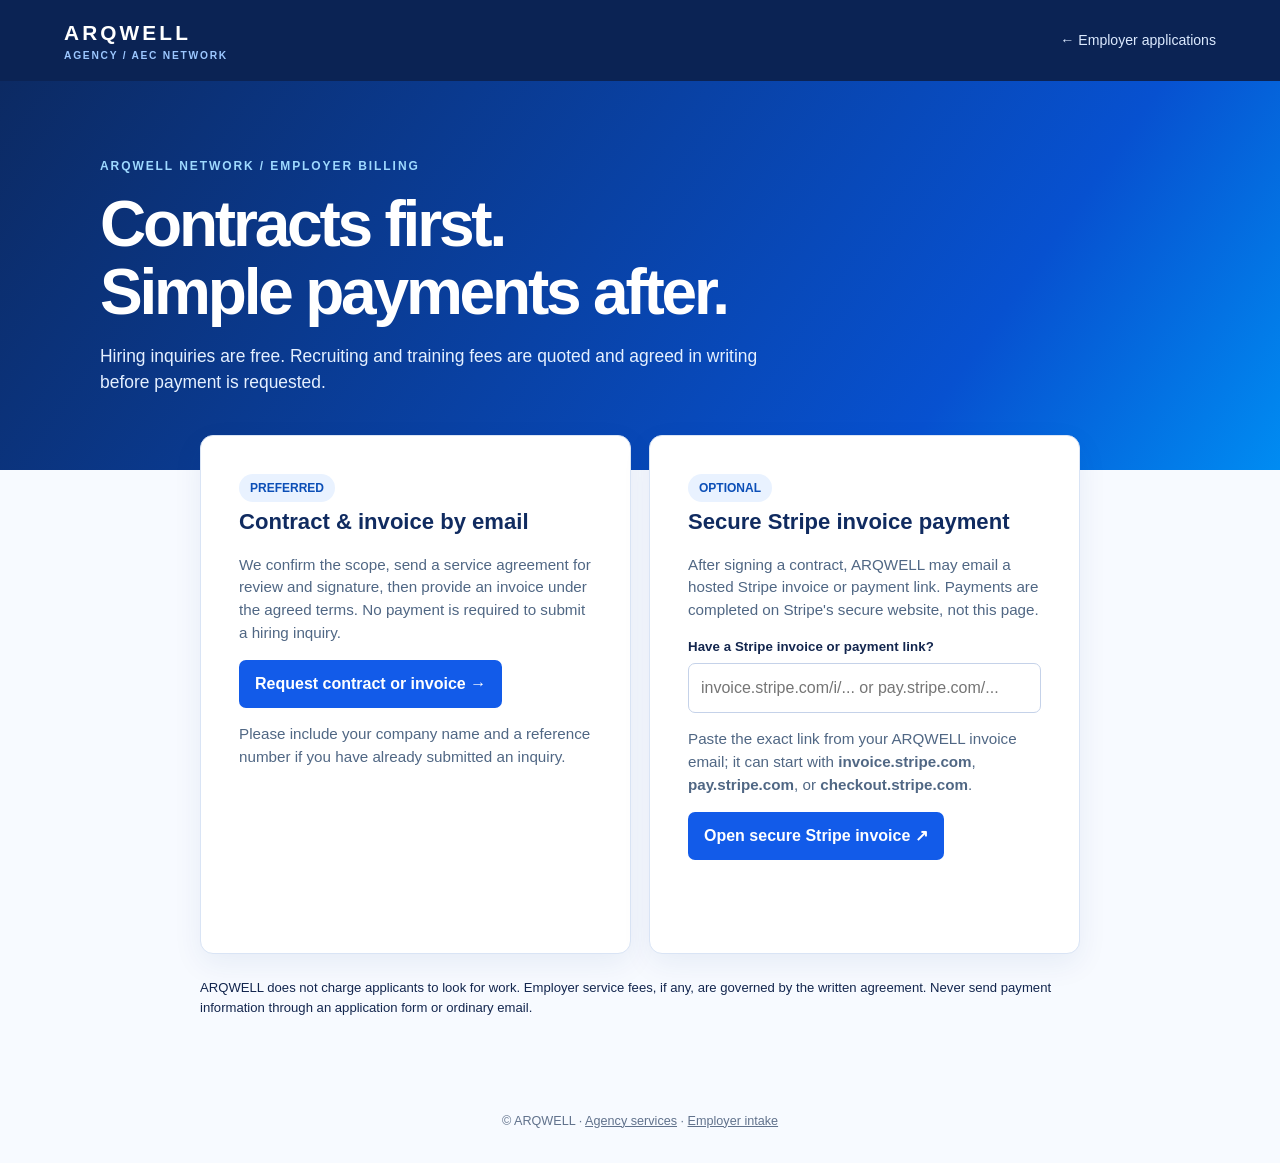
<file: payments/index.html>
<!doctype html>
<html lang="en"><head><meta charset="utf-8"><meta name="viewport" content="width=device-width,initial-scale=1">
<meta name="theme-color" content="#0b2354"><title>Billing & Payments | ARQWELL Network</title>
<meta name="description" content="ARQWELL Network employer contracts, invoices, and optional secure Stripe payment.">
<link rel="stylesheet" href="../agency-form.css">
<style>
.pay-wrap{max-width:920px;margin:0 auto;padding:0 20px 70px}.pay-cards{display:grid;grid-template-columns:1fr 1fr;gap:18px;margin-top:-35px;position:relative}
.pay-card{background:white;border:1px solid #d9e4f5;border-radius:13px;padding:clamp(20px,3.5vw,38px);box-shadow:0 10px 30px #153c7c12}
.pay-card h2{font-size:1.38rem;margin:3px 0 13px;color:#102b60}.pay-card p{color:#506784;font-size:.95rem}
.pay-card a.cta,.pay-card button{display:inline-block;background:#125be9;color:white;border:0;border-radius:7px;padding:12px 16px;text-decoration:none;font-weight:750;cursor:pointer}
.pay-card button:hover,.pay-card a.cta:hover{background:#0649bd}
.note-pill{display:inline-block;color:#0c4fb7;background:#e9f2ff;font-size:12px;padding:5px 11px;border-radius:30px;font-weight:750}
.small-note{font-size:.82rem;line-height:1.5}.pay-status{color:#af243d;min-height:25px}
@media(max-width:720px){.pay-cards{grid-template-columns:1fr}}
</style></head><body>
<header class="app-bar"><a href="../" class="logo">ARQWELL<span>AGENCY / AEC NETWORK</span></a><a class="back" href="../hire/">← Employer applications</a></header>
<section class="hero"><div class="hero-inner"><div class="eyebrow">ARQWELL NETWORK / EMPLOYER BILLING</div>
<h1>Contracts first.<br>Simple payments after.</h1>
<p>Hiring inquiries are free. Recruiting and training fees are quoted and agreed in writing before payment is requested.</p></div></section>
<main class="pay-wrap"><div class="pay-cards">
<section class="pay-card"><span class="note-pill">PREFERRED</span><h2>Contract & invoice by email</h2>
<p>We confirm the scope, send a service agreement for review and signature, then provide an invoice under the agreed terms. No payment is required to submit a hiring inquiry.</p>
<a class="cta" href="mailto:partnerships@arqwell.org?subject=ARQWELL%20Network%20invoice%20or%20contract%20request">Request contract or invoice →</a>
<p class="small-note">Please include your company name and a reference number if you have already submitted an inquiry.</p></section>
<section class="pay-card"><span class="note-pill">OPTIONAL</span><h2>Secure Stripe invoice payment</h2>
<p>After signing a contract, ARQWELL may email a hosted Stripe invoice or payment link. Payments are completed on Stripe's secure website, not this page.</p>
<label for="stripe-link">Have a Stripe invoice or payment link?</label>
<input id="stripe-link" type="text" inputmode="url" placeholder="invoice.stripe.com/i/... or pay.stripe.com/...">
<p class="small-note">Paste the exact link from your ARQWELL invoice email; it can start with <b>invoice.stripe.com</b>, <b>pay.stripe.com</b>, or <b>checkout.stripe.com</b>.</p>
<button id="open-stripe" type="button">Open secure Stripe invoice ↗</button><p id="payment-message" role="status" class="pay-status"></p></section>
</div><p class="small-note" style="margin:24px 0">ARQWELL does not charge applicants to look for work. Employer service fees, if any, are governed by the written agreement. Never send payment information through an application form or ordinary email.</p></main>
<footer class="footer">© ARQWELL · <a href="../">Agency services</a> · <a href="../hire/">Employer intake</a></footer>
<script>
document.getElementById('open-stripe').addEventListener('click', () => {
  const input=document.getElementById('stripe-link'),status=document.getElementById('payment-message');
  const raw=input.value.trim();
  if(!raw){status.textContent='Enter the Stripe invoice link you received by email.';return;}
  const value=/^https?:\/\//i.test(raw)?raw:'https://'+raw;
  try {
    const link=new URL(value);
    if(link.protocol!=='https:' || !['invoice.stripe.com','pay.stripe.com','checkout.stripe.com'].includes(link.hostname) || link.username || link.password) {
      status.textContent='For safety, only open an official Stripe invoice or payment link.'; return;
    }
    status.textContent='Opening Stripe in a new tab…';
    window.open(link.href,'_blank','noopener,noreferrer');
  } catch {status.textContent='Enter a valid Stripe invoice link.';}
});
</script></body></html>
</file>
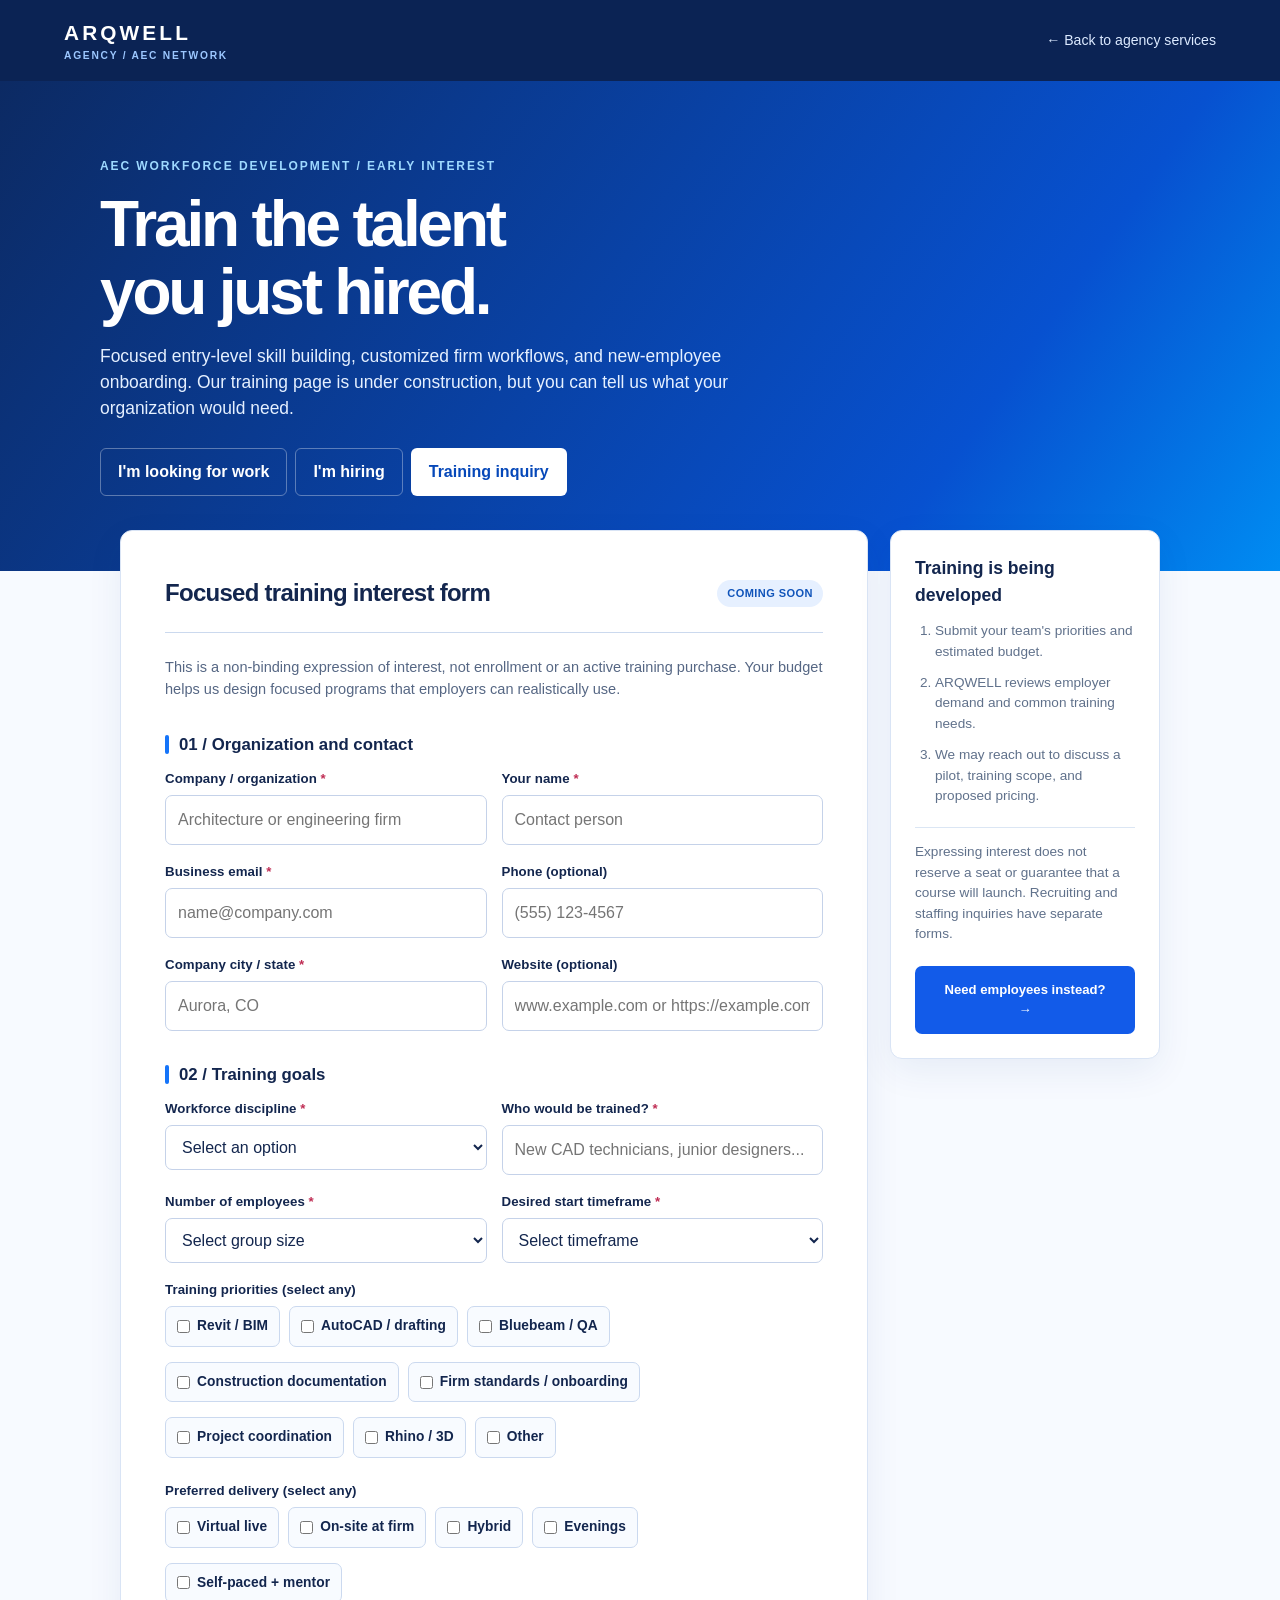
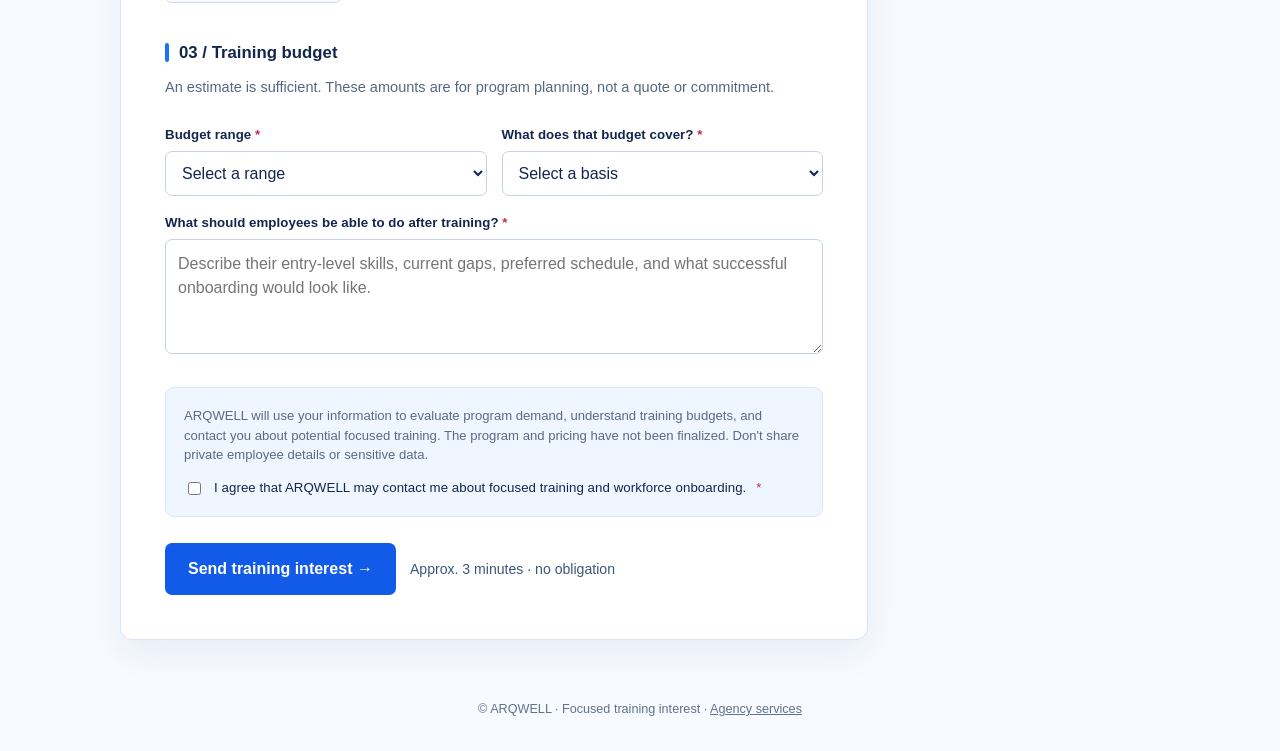
<file: training/index.html>
<!doctype html>
<html lang="en">
<head>
  <meta charset="utf-8"><meta name="viewport" content="width=device-width, initial-scale=1">
  <meta name="theme-color" content="#0b2354"><meta name="description" content="Join the ARQWELL focused AEC entry-level training and new-employee onboarding interest list.">
  <title>Focused AEC Training Interest | ARQWELL Agency</title>
  <link rel="stylesheet" href="../agency-form.css">
  <script src="../intake-config.js" defer></script><script src="../agency-forms.js" defer></script>
</head>
<body data-type="training">
<header class="app-bar"><a class="logo" href="../">ARQWELL<span>AGENCY / AEC NETWORK</span></a><a class="back" href="../">← Back to agency services</a></header>
<section class="hero"><div class="hero-inner"><div class="eyebrow">AEC WORKFORCE DEVELOPMENT / EARLY INTEREST</div><h1>Train the talent<br>you just hired.</h1><p>Focused entry-level skill building, customized firm workflows, and new-employee onboarding. Our training page is under construction, but you can tell us what your organization would need.</p><div class="hero-tabs"><a href="../apply/">I'm looking for work</a><a href="../hire/">I'm hiring</a><a class="active" href="../training/">Training inquiry</a></div></div></section>
<div class="wrap"><div class="form-shell"><main class="panel">
  <div class="panel-top"><h2>Focused training interest form</h2><span class="pill">COMING SOON</span></div>
  <p class="helper">This is a non-binding expression of interest, not enrollment or an active training purchase. Your budget helps us design focused programs that employers can realistically use.</p>
  <div class="alert" id="form-message" role="status" aria-live="polite" hidden></div>
  <form id="agency-form" novalidate>
  <h3 class="section-title">01 / Organization and contact</h3>
  <div class="fields">
    <div class="field"><label for="organization">Company / organization <span class="required">*</span></label><input name="organization" id="organization" type="text" autocomplete="organization" required maxlength="160" placeholder="Architecture or engineering firm"></div>
    <div class="field"><label for="full_name">Your name <span class="required">*</span></label><input name="full_name" id="full_name" type="text" autocomplete="name" required maxlength="160" placeholder="Contact person"></div>
    <div class="field"><label for="email">Business email <span class="required">*</span></label><input name="email" id="email" type="email" autocomplete="email" required maxlength="160" placeholder="name@company.com"></div>
    <div class="field"><label for="phone">Phone (optional)</label><input name="phone" id="phone" type="tel" autocomplete="tel" maxlength="40" placeholder="(555) 123-4567"></div>
    <div class="field"><label for="location">Company city / state <span class="required">*</span></label><input name="location" id="location" type="text" required maxlength="160" placeholder="Aurora, CO"></div>
    <div class="field"><label for="company_website">Website (optional)</label><input name="company_website" id="company_website" type="text" inputmode="url" data-website-url="true" autocapitalize="off" spellcheck="false" maxlength="300" placeholder="www.example.com or https://example.com"></div>
  </div>
  <h3 class="section-title">02 / Training goals</h3>
  <div class="fields">
    <div class="field"><label for="discipline">Workforce discipline <span class="required">*</span></label><select name="discipline" id="discipline" required><option value="">Select an option</option><option>Architecture / interior design</option><option>Engineering</option><option>BIM / CAD / visualization</option><option>Construction / project delivery</option><option>Planning / GIS</option><option>Cross-disciplinary AEC team</option><option>Other</option></select></div>
    <div class="field"><label for="role">Who would be trained? <span class="required">*</span></label><input name="role" id="role" type="text" required maxlength="160" placeholder="New CAD technicians, junior designers..."></div>
    <div class="field"><label for="training_trainees">Number of employees <span class="required">*</span></label><select name="training_trainees" id="training_trainees" required><option value="">Select group size</option><option>1 employee</option><option>2–5 employees</option><option>6–10 employees</option><option>11–25 employees</option><option>26+ employees</option><option>Still evaluating</option></select></div>
    <div class="field"><label for="availability">Desired start timeframe <span class="required">*</span></label><select name="availability" id="availability" required><option value="">Select timeframe</option><option>As soon as available</option><option>Within 30 days</option><option>1–3 months</option><option>3–6 months</option><option>Future / no date set</option></select></div>
    <div class="field full"><label>Training priorities (select any)</label><div class="choices"><label class="choice"><input type="checkbox" name="training_topics" value="Revit / BIM"> Revit / BIM</label><label class="choice"><input type="checkbox" name="training_topics" value="AutoCAD / drafting"> AutoCAD / drafting</label><label class="choice"><input type="checkbox" name="training_topics" value="Bluebeam / QA"> Bluebeam / QA</label><label class="choice"><input type="checkbox" name="training_topics" value="Construction documentation"> Construction documentation</label><label class="choice"><input type="checkbox" name="training_topics" value="Firm standards / onboarding"> Firm standards / onboarding</label><label class="choice"><input type="checkbox" name="training_topics" value="Project coordination"> Project coordination</label><label class="choice"><input type="checkbox" name="training_topics" value="Rhino / 3D"> Rhino / 3D</label><label class="choice"><input type="checkbox" name="training_topics" value="Other"> Other</label></div></div>
    <div class="field full"><label>Preferred delivery (select any)</label><div class="choices"><label class="choice"><input type="checkbox" name="training_delivery" value="Virtual live"> Virtual live</label><label class="choice"><input type="checkbox" name="training_delivery" value="On-site at firm"> On-site at firm</label><label class="choice"><input type="checkbox" name="training_delivery" value="Hybrid"> Hybrid</label><label class="choice"><input type="checkbox" name="training_delivery" value="Evenings"> Evenings</label><label class="choice"><input type="checkbox" name="training_delivery" value="Self-paced + mentor"> Self-paced + mentor</label></div></div>
  </div>
  <h3 class="section-title">03 / Training budget</h3><p class="helper">An estimate is sufficient. These amounts are for program planning, not a quote or commitment.</p>
  <div class="fields">
    <div class="field"><label for="training_budget">Budget range <span class="required">*</span></label><select name="training_budget" id="training_budget" required><option value="">Select a range</option><option>Under $500</option><option>$500–$1,500</option><option>$1,500–$3,000</option><option>$3,000–$7,500</option><option>$7,500–$15,000</option><option>$15,000+</option><option>Budget not set / need guidance</option></select></div>
    <div class="field"><label for="training_budget_basis">What does that budget cover? <span class="required">*</span></label><select name="training_budget_basis" id="training_budget_basis" required><option value="">Select a basis</option><option>Per employee</option><option>Per group / cohort</option><option>Total training program</option><option>Not sure</option></select></div>
    <div class="field full"><label for="message">What should employees be able to do after training? <span class="required">*</span></label><textarea name="message" id="message" maxlength="1800" required placeholder="Describe their entry-level skills, current gaps, preferred schedule, and what successful onboarding would look like."></textarea></div>
  </div>
  <div class="legal"><p>ARQWELL will use your information to evaluate program demand, understand training budgets, and contact you about potential focused training. The program and pricing have not been finalized. Don't share private employee details or sensitive data.</p><label><input type="checkbox" name="consent" required> I agree that ARQWELL may contact me about focused training and workforce onboarding. <span class="required">*</span></label></div>
  <div class="hidden" aria-hidden="true"><label for="website_fax">Leave this field blank<input tabindex="-1" autocomplete="off" type="text" name="website_fax" id="website_fax"></label></div><div id="turnstile" class="hidden" aria-label="Spam protection verification"></div>
  <div class="actions"><button class="submit" type="submit">Send training interest →</button><span class="status" id="status-text">Approx. 3 minutes · no obligation</span></div>
  </form>
</main><aside class="side"><h3>Training is being developed</h3><ol><li>Submit your team's priorities and estimated budget.</li><li>ARQWELL reviews employer demand and common training needs.</li><li>We may reach out to discuss a pilot, training scope, and proposed pricing.</li></ol><p class="note">Expressing interest does not reserve a seat or guarantee that a course will launch. Recruiting and staffing inquiries have separate forms.</p><a class="submit training-aside-link" href="../hire/">Need employees instead? →</a></aside></div></div>
<footer class="footer">© ARQWELL · Focused training interest · <a href="../">Agency services</a></footer>
</body></html>
</file>
<file: styles.css>
:root{--ink:#102849;--dark:#10439b;--dark2:#173f86;--muted:#657996;--paper:#f8fbff;--cream:#edf3fc;--line:#d6e4f6;--lime:#78ceff;--white:#fff;--max:1250px;--sans:Arial,Helvetica,sans-serif}
*{box-sizing:border-box}html{scroll-behavior:smooth}body{margin:0;background:var(--paper);color:var(--ink);font-family:var(--sans);-webkit-font-smoothing:antialiased}button,input,select,textarea{font:inherit}button{cursor:pointer}a{color:inherit;text-decoration:none}button:focus-visible,a:focus-visible,summary:focus-visible,input:focus-visible,select:focus-visible,textarea:focus-visible{outline:3px solid #1687ea;outline-offset:4px}em{font-family:Georgia,'Times New Roman',serif;font-weight:400}.wrap{width:min(calc(100% - 92px),var(--max));margin-inline:auto}.skip-link{position:absolute;top:-80px;left:8px;background:var(--lime);z-index:100;padding:12px}.skip-link:focus{top:8px}.announcement{height:28px;padding:0 max(calc((100vw - var(--max))/2),46px);display:flex;gap:12px;align-items:center;background:#0c2d62;color:#e0f2ff;font-size:9px;letter-spacing:.17em;font-weight:700}.signal,.online-dot{width:6px;height:6px;display:inline-block;border-radius:50%;background:var(--lime)}.announcement-divider{opacity:.35}.announce-right{margin-left:auto}.site-header{height:87px;display:flex;align-items:center;justify-content:space-between;padding:0 max(calc((100vw - var(--max))/2),46px);background:var(--paper);border-bottom:1px solid var(--line);position:relative;z-index:10}.brand{display:inline-flex;align-items:center;gap:10px;flex-shrink:0}.brand-monogram{position:relative;display:grid;place-items:center;background:var(--dark);color:var(--paper);font-family:Georgia,serif;font-size:29px;width:43px;height:43px;border-radius:1px}.brand-diamond{font-size:11px;position:absolute;right:4px;top:3px;color:var(--lime)}.brand-name{font-size:17px;letter-spacing:.13em;line-height:1.02;font-weight:800;display:flex;flex-direction:column}.brand-sub{font-weight:600;font-size:9px;letter-spacing:.38em;margin-top:6px;color:var(--muted)}.desktop-nav{display:flex;gap:29px;margin-left:5vw}.desktop-nav a{font-size:12px;font-weight:650;color:#253e67}.desktop-nav a:hover,.text-button:hover{color:#0969d4}.header-actions{display:flex;align-items:center;gap:22px}.text-button{border:0;background:transparent;font-size:11px;font-weight:750;color:var(--ink)}.text-button span{margin-left:9px}.btn{border:1px solid transparent;display:inline-flex;gap:30px;align-items:center;justify-content:space-between;min-height:51px;padding:0 22px;font-size:12px;font-weight:750;transition:transform .18s,background .18s,color .18s;white-space:nowrap}.btn:hover{transform:translateY(-2px)}.btn-small{min-height:41px;padding:0 16px;gap:15px;font-size:11px}.btn-dark{background:var(--dark);color:white}.btn-dark:hover{background:#1758ae}.btn-accent{background:var(--lime);color:var(--dark)}.btn-accent:hover{background:#53bbff}.btn-outline{border-color:#7899bd;color:var(--dark);background:transparent}.btn-outline:hover{background:#e8f3ff}.btn-light{background:var(--paper);color:var(--dark)}.btn-white-outline{color:white;border-color:#87add6;background:transparent}.btn-white-outline:hover{background:#1e57a0}.mobile-menu-toggle,.mobile-menu{display:none}
.hero{min-height:616px;display:grid;grid-template-columns:1.04fr .96fr;align-items:stretch;gap:40px;padding-block:58px 70px}.hero-copy{padding:56px 0 10px}.eyebrow{font-size:10px;letter-spacing:.18em;display:flex;align-items:center;gap:12px;font-weight:800}.eyebrow-line{height:1px;width:29px;background:var(--dark)}h1,h2,h3,p{margin-top:0}.hero h1{font-size:clamp(55px,5.6vw,83px);line-height:1.035;letter-spacing:-.069em;font-weight:600;margin:33px 0 24px}.hero h1 em{letter-spacing:-.055em;color:#1e73d5}.hero-lede{max-width:495px;color:#586d86;font-size:15px;line-height:1.75}.hero-ctas{display:flex;gap:12px;margin-top:29px;flex-wrap:wrap}.hero-note{display:flex;gap:10px;align-items:center;flex-wrap:wrap;color:#627d9b;font-size:9px;font-weight:750;letter-spacing:.13em;margin-top:70px}.hero-note-line{height:1px;width:25px;background:#669fd0}.dot-sep{color:#85a3c5}.hero-visual{min-height:500px;background:#d9ebff;position:relative;overflow:hidden;border-radius:1px}.visual-grid{position:absolute;inset:0;background-image:linear-gradient(#6eb5ff36 1px,transparent 1px),linear-gradient(90deg,#6eb5ff36 1px,transparent 1px);background-size:34px 34px;mask-image:linear-gradient(transparent,#000 25%,#000 80%,transparent)}.orbit{position:absolute;border:1px solid #a8c9ed;border-radius:50%;left:50%;top:50%;transform:translate(-50%,-50%)}.orbit-one{width:360px;height:360px}.orbit-two{width:570px;height:570px}.connectors{position:absolute;inset:0;width:100%;height:100%;opacity:.72}.connectors path{fill:none;stroke:#619dde;stroke-width:1.4;stroke-dasharray:5 5}.connectors circle{fill:#1367c8}.visual-toplabel,.visual-footer{position:absolute;left:22px;right:22px;display:flex;justify-content:space-between;align-items:center;font-size:9px;font-weight:800;letter-spacing:.12em;color:#28588d}.visual-toplabel{top:23px}.visual-footer{bottom:23px}.visual-footer .online-dot{margin-right:7px;background:#127cdc}.visual-footer span:nth-child(2){margin-left:auto}.network-core{position:absolute;left:50%;top:50%;transform:translate(-50%,-50%);width:160px;height:160px;border-radius:50%;border:5px solid #8ab9ef;outline:1px solid #4f94e0;background:#0b3c89;box-shadow:0 11px 25px #123d834d;color:#e3f5ff;display:flex;align-items:center;justify-content:center;flex-direction:column;gap:12px;text-align:center;line-height:1.4;font-size:13px;font-weight:750;letter-spacing:.15em}.core-asterisk{color:var(--lime);font-size:25px}.node{position:absolute;min-width:152px;display:flex;align-items:center;gap:10px;background:#fbfdff;border:1px solid #aecbeb;box-shadow:0 7px 16px #1454a81c;padding:13px 14px;font-size:9px;letter-spacing:.09em;font-weight:800}.node small{display:block;font-weight:500;font-size:10px;letter-spacing:0;color:#597da4;margin-top:5px}.node-icon{display:grid;place-items:center;background:#e7f3ff;width:31px;height:31px;flex-shrink:0;color:#1b75d0;font-size:17px}.node-a{left:8%;top:25%}.node-b{right:4%;top:16%}.node-c{right:4%;bottom:25%}.node-d{left:6%;bottom:18%}.proof-bar{border-top:1px solid var(--line);border-bottom:1px solid var(--line);background:#eff5fd}.proof-inner{min-height:78px;display:grid;grid-template-columns:repeat(4,1fr);align-items:center}.proof-inner>div{font-size:11px;font-weight:700;border-right:1px solid #cedff3;padding:12px 18px}.proof-inner>div:first-child{padding-left:0}.proof-inner>div:last-child{border:0}.proof-num{font-size:10px;color:#547da8;margin-right:8px}
.services{padding-block:98px 105px;scroll-margin-top:30px}.section-topline{display:flex;justify-content:space-between;gap:15px;align-items:center;font-size:10px;letter-spacing:.15em;font-weight:800;color:#677d98;border-top:1px solid #b7cce3;padding-top:17px}.section-heading{display:grid;grid-template-columns:1.2fr .8fr;gap:20px;align-items:end;margin:50px 0 37px}.section-heading h2,.network-copy h2,.faq h2{font-size:clamp(44px,4.2vw,64px);letter-spacing:-.064em;font-weight:550;line-height:1.07;margin:0}.section-heading h2 em,.network-copy h2 em,.faq h2 em{color:#2379d0}.section-heading p{max-width:380px;justify-self:end;font-size:14px;line-height:1.7;color:#61758c;margin:0 0 6px}.audience-switch{display:flex;border-bottom:1px solid #bbd0e9;gap:2px}.audience-switch button{border:0;background:none;padding:20px 25px 20px 10px;color:#657f9f;font-size:14px;font-weight:650;position:relative;text-align:left}.audience-switch button span{font-size:10px;margin-right:10px;font-weight:750;color:#6792be}.audience-switch button[aria-selected="true"]{color:#124d96}.audience-switch button[aria-selected="true"]:after{content:"";background:#167cdd;height:3px;position:absolute;bottom:-2px;left:0;right:0}.panel-intro{display:grid;grid-template-columns:1fr .75fr;align-items:end;gap:50px;padding:40px 0 25px}.panel-mini{color:#2972b6;letter-spacing:.12em;font-size:10px;font-weight:800}.panel-intro h3{font-size:27px;letter-spacing:-.05em;margin:12px 0 0}.panel-intro p{font-size:13px;line-height:1.65;color:#607891;max-width:400px;margin:0;justify-self:end}.service-cards{display:grid;grid-template-columns:repeat(3,1fr);gap:15px}.service-card{border:1px solid #dce7f5;background:#fff;min-height:270px;padding:26px 25px;display:flex;flex-direction:column;transition:transform .2s,box-shadow .2s}.service-card:hover{transform:translateY(-4px);box-shadow:0 12px 28px #173c7c1a}.service-card-head{display:flex;justify-content:space-between;align-items:start}.service-icon{width:43px;height:43px;border:1px solid #d3e5fa;background:#e9f4ff;display:grid;place-items:center;color:#2073c2;font-size:23px}.service-id{font-size:9px;letter-spacing:.12em;color:#88a1ba;font-weight:800}.service-card h4{font-size:20px;letter-spacing:-.035em;margin:27px 0 10px}.service-card p{font-size:12px;line-height:1.7;color:#677e96;margin-bottom:24px}.service-tags{display:flex;gap:6px;flex-wrap:wrap;margin-top:auto}.service-tags span{font-size:9px;font-weight:700;color:#366ba6;background:#ebf4ff;padding:6px 7px}.service-footer{display:flex;align-items:center;justify-content:space-between;gap:24px;margin-top:22px}.service-footer p{font-size:11px;color:#6d839f;margin:0}.inline-cta{border:0;border-bottom:1px solid #124d96;background:transparent;display:inline-flex;align-items:center;gap:30px;padding:10px 0;font-size:12px;font-weight:800;white-space:nowrap}
.process-section{background:#103777;color:white;scroll-margin-top:10px}.process-layout{display:grid;grid-template-columns:.85fr 1.15fr;gap:12%;padding-block:88px 95px}.section-topline.light{border-color:#5578a8;color:#bed4ec}.process-intro h2{font-size:clamp(44px,4.3vw,67px);letter-spacing:-.063em;line-height:1.06;font-weight:550;margin:51px 0 22px}.process-intro h2 em{color:var(--lime)}.process-intro>p{font-size:13px;line-height:1.8;max-width:360px;color:#c1d9f6;margin-bottom:26px}.process-steps{border-top:1px solid #6282b0;margin-top:60px}.process-steps>div{display:grid;grid-template-columns:55px 1fr 20px;gap:18px;border-bottom:1px solid #416fa9;padding:29px 0;align-items:start}.process-steps>div>span{font-family:Georgia,serif;color:#83d3ff;font-size:24px}.process-steps h3{font-size:18px;letter-spacing:-.02em;margin:0 0 8px}.process-steps p{font-size:12px;color:#bfd3ed;line-height:1.65;max-width:365px;margin:0}.process-steps b{color:#80d7ff;font-size:18px;font-weight:300}
.network-section{padding-block:94px 105px;scroll-margin-top:15px}.network-layout{display:grid;grid-template-columns:.85fr 1.15fr;gap:60px;margin-top:60px}.network-copy h2{margin-bottom:25px}.network-copy p{max-width:340px;color:#607893;line-height:1.75;font-size:13px;margin-bottom:28px}.network-tiles{display:grid;grid-template-columns:1fr 1fr;gap:13px}.network-tiles article{min-height:195px;border:1px solid #d9e7f8;background:#eff6ff;padding:24px}.network-tiles article:nth-child(2),.network-tiles article:nth-child(3){background:#fff}.tile-symbol{color:#1475d0;font-size:27px}.network-tiles h3{margin:24px 0 8px;font-size:16px;letter-spacing:-.025em}.network-tiles p{font-size:11px;color:#687f99;line-height:1.65;max-width:250px;margin:0}.focus-strip{background:#cdeaff;border-block:1px solid #a5d5fc}.focus-inner{padding-block:26px;display:flex;flex-direction:column;gap:13px}.focus-inner>span{font-size:9px;font-weight:800;letter-spacing:.16em;color:#1b5da2}.focus-inner>div{font-size:clamp(14px,1.85vw,25px);font-weight:800;letter-spacing:-.035em;line-height:1.65;word-spacing:5px;color:#14477e}.focus-inner i{font-size:16px;color:#1688ed;font-weight:400;font-style:normal;padding:0 7px}.faq{padding-block:90px 105px;scroll-margin-top:10px}.faq-layout{display:grid;grid-template-columns:.8fr 1.2fr;gap:70px;margin-top:42px}.faq-items{border-top:1px solid #c4d8ed}.faq-items details{border-bottom:1px solid #c4d8ed;padding:22px 0}.faq-items summary{list-style:none;display:flex;align-items:center;justify-content:space-between;gap:10px;font-size:14px;font-weight:750;cursor:pointer}.faq-items summary::-webkit-details-marker{display:none}.faq-items summary span{font-size:19px;font-weight:400;color:#2878c7}.faq-items details[open] summary span{transform:rotate(45deg)}.faq-items details p{font-size:12px;line-height:1.7;color:#687d96;max-width:550px;padding:14px 35px 0 0;margin:0}.bottom-cta{background:#0954a5;color:white;padding-block:75px}.bottom-cta-layout{display:flex;align-items:center;justify-content:space-between;gap:50px}.on-dark{color:#bceaff}.bottom-cta h2{font-size:clamp(43px,4.2vw,66px);font-weight:500;letter-spacing:-.055em;line-height:1.08;margin:19px 0}.bottom-cta h2 em{color:var(--lime)}.bottom-cta p{max-width:490px;line-height:1.7;font-size:13px;color:#c2dbf3;margin:0}.bottom-buttons{display:flex;flex-direction:column;gap:9px;width:270px;flex-shrink:0}.bottom-buttons .btn{width:100%}.footer{background:#0a2858;color:#e7f2ff}.footer-main{padding-block:62px;display:grid;grid-template-columns:1.6fr 1fr 1fr;gap:35px}.footer-brand .brand-monogram{background:var(--lime);color:#0b397b}.footer-brand .brand-sub{color:#c0ddf8}.footer-main p{font-size:12px;color:#a8c8e8;margin:20px 0 0}.footer-main>div:not(:first-child){display:flex;flex-direction:column;gap:12px;font-size:12px}.footer-main>div:not(:first-child)>span{color:#9bbfe5;letter-spacing:.13em;font-size:10px;font-weight:800;margin-bottom:5px}.footer-main a:hover{text-decoration:underline}.footer-bottom{border-top:1px solid #315786;display:flex;justify-content:space-between;padding-block:20px 27px;gap:15px;color:#a2c9ed;font-size:9px;font-weight:700;letter-spacing:.11em}
#intake-dialog{border:0;padding:0;max-width:650px;width:min(calc(100vw - 28px),650px);max-height:min(90dvh,920px);overflow:auto;box-shadow:0 25px 90px #0a173288;background:var(--paper);color:var(--ink)}#intake-dialog::backdrop{background:#061b40e0;backdrop-filter:blur(3px)}.dialog-inner{padding:36px 42px 40px}.dialog-header{display:flex;justify-content:space-between;align-items:center;gap:15px}.dialog-eyebrow{letter-spacing:.15em;color:#377cb8;font-weight:800;font-size:10px}.dialog-close{border:1px solid #c7d9ec;width:34px;height:34px;background:none;font-size:17px}.dialog-inner h2{font-size:36px;font-weight:550;letter-spacing:-.05em;line-height:1.12;margin:25px 0 8px}.dialog-lede{color:#647e98;font-size:13px;line-height:1.6}.demo-warning{background:#e2f2ff;border-left:3px solid #2082cf;display:flex;gap:12px;align-items:center;padding:12px 14px;font-size:11px;margin:18px 0 23px;line-height:1.4}.demo-warning span{font-size:21px}.form-grid{display:grid;grid-template-columns:1fr 1fr;gap:17px}.form-grid label,.message-label{font-size:11px;font-weight:800;display:flex;flex-direction:column;gap:8px}.form-grid input,.form-grid select,.message-label textarea{width:100%;border:1px solid #c6d9ee;border-radius:0;background:#fff;padding:12px;font-size:13px;color:var(--ink);min-width:0}.message-label{margin-top:17px}.message-label textarea{resize:vertical;min-height:105px}.privacy-copy{color:#778ba3;font-size:10px;line-height:1.5;margin:14px 0 17px}.submit-button{width:100%}.success-mark{border-radius:50%;background:#dbf0ff;color:#0a65ae;display:grid;place-items:center;width:63px;height:63px;font-size:27px;margin-top:30px}#intake-success p{line-height:1.7;color:#607d9c;font-size:14px}.preview-summary{background:#edf6ff;padding:18px;margin:22px 0;font-size:12px;line-height:1.8;white-space:pre-line}
@media(max-width:1100px){.wrap{width:min(calc(100% - 56px),var(--max))}.site-header{padding-inline:28px}.announcement{padding-inline:28px}.desktop-nav{gap:18px;margin-left:3vw}.header-actions{gap:9px}.hero{gap:25px}.hero h1{font-size:clamp(53px,5.5vw,75px)}.hero-note{margin-top:50px}.node{min-width:139px;padding:10px}.node-a{left:3%}.node-b,.node-c{right:2%}.node-d{left:3%}.network-layout{gap:35px}}
@media(max-width:850px){.desktop-nav,.header-actions>.text-button,.header-actions>.btn{display:none}.mobile-menu-toggle{display:block;border:1px solid #aac8e9;background:transparent;font-size:23px;width:40px;height:40px}.mobile-menu:not([hidden]){display:flex;flex-direction:column;position:absolute;top:100%;left:0;right:0;background:var(--paper);border-bottom:1px solid #b7d1ea;padding:15px 30px 22px;box-shadow:0 15px 20px #10284917}.mobile-menu a,.mobile-menu button{border:0;border-bottom:1px solid #dbe8f6;padding:13px 0;text-align:left;background:transparent;font-weight:750;font-size:14px}.hero{grid-template-columns:1fr;gap:22px;padding-top:25px}.hero-copy{padding-top:32px}.hero h1{font-size:clamp(55px,8vw,78px)}.hero-note{margin-top:35px}.hero-visual{height:520px}.proof-inner{grid-template-columns:1fr 1fr;gap:0}.proof-inner>div:nth-child(2){border:0}.proof-inner>div:nth-child(1),.proof-inner>div:nth-child(2){border-bottom:1px solid #cedff3}.section-heading,.panel-intro,.process-layout,.network-layout,.faq-layout{grid-template-columns:1fr;gap:25px}.section-heading p,.panel-intro p{justify-self:start;max-width:560px}.process-steps{margin-top:14px}.process-layout{padding-block:70px}.network-layout{margin-top:35px}.bottom-cta-layout{align-items:stretch;flex-direction:column}.bottom-buttons{width:min(100%,370px)}.services,.network-section,.faq{padding-block:75px}}
@media(max-width:620px){.wrap{width:calc(100% - 36px)}.site-header{height:73px;padding-inline:18px}.announcement{padding-inline:18px;letter-spacing:.08em;font-size:8px}.announce-right{display:none}.hero{padding-top:12px;padding-bottom:35px}.hero h1{font-size:clamp(47px,11vw,65px);margin-top:25px}.hero-lede{font-size:14px}.hero-ctas{flex-direction:column;align-items:stretch}.hero-ctas .btn{width:100%}.hero-visual{min-height:380px;height:440px}.visual-toplabel,.visual-footer{font-size:7px;left:12px;right:12px}.orbit-one{height:270px;width:270px}.orbit-two{width:480px;height:480px}.network-core{width:119px;height:119px;font-size:10px;gap:6px}.node{min-width:115px;padding:8px;font-size:7px;gap:5px}.node small{font-size:8px}.node-icon{width:25px;height:25px;font-size:13px}.node-a{top:24%;left:2%}.node-b{top:15%;right:2%}.node-c{right:2%;bottom:23%}.node-d{left:2%;bottom:17%}.proof-inner>div{font-size:10px;padding:12px 8px}.proof-inner>div:first-child{padding-left:8px}.section-topline{font-size:9px}.section-topline span:last-child{font-size:8px}.section-heading{margin:31px 0 26px}.section-heading h2,.network-copy h2,.faq h2{font-size:44px}.audience-switch{overflow-x:auto}.audience-switch button{font-size:12px;min-width:max-content;padding:16px 17px 16px 8px}.panel-intro{padding:27px 0 24px}.panel-intro h3{font-size:24px}.service-cards{grid-template-columns:1fr}.service-card{min-height:220px;padding:22px}.service-card h4{margin-top:18px}.service-footer{flex-direction:column;align-items:start}.process-intro h2{font-size:48px;margin-top:32px}.process-steps>div{grid-template-columns:40px 1fr 14px;gap:10px}.network-tiles{grid-template-columns:1fr}.network-tiles article{min-height:150px}.focus-inner>div{font-size:17px}.footer-main{grid-template-columns:1fr 1fr;gap:32px}.footer-main>div:first-child{grid-column:1/-1}.footer-bottom{flex-direction:column;font-size:8px}.dialog-inner{padding:24px 20px}.dialog-inner h2{font-size:32px}.form-grid{grid-template-columns:1fr;gap:14px}}
@media(prefers-reduced-motion:reduce){*,*:before,*:after{scroll-behavior:auto!important;transition:none!important}}


/* ARQWELL Network — intentionally compact three-row funding ticker */
.funding-band{background:#f3f8ff;border-top:1px solid #c7dcf7;border-bottom:1px solid #c7dcf7;padding:28px 0 18px}
.funding-shell{max-width:1100px}
.funding-top{display:flex;gap:20px;align-items:center;justify-content:space-between;margin-bottom:14px}
.funding-kicker{font-size:10px;font-weight:850;letter-spacing:.18em;color:#1659bc}
.funding-top h2{margin:5px 0 0;font-size:clamp(19px,2.3vw,27px);letter-spacing:-.035em;color:#092b68}
.funding-counter{font-size:10px;font-weight:850;letter-spacing:.12em;vertical-align:middle;color:#3473be;margin-left:10px}
.funding-library{color:#0e56cb;font-weight:800;font-size:13px;white-space:nowrap;text-decoration:none}
.funding-library:hover,.funding-disclaimer a:hover{text-decoration:underline}
.funding-rows{background:white;border:1px solid #bed5f2;border-radius:9px;overflow:hidden}
.funding-row{display:grid;grid-template-columns:34px minmax(122px,180px) minmax(0,1fr) minmax(74px,145px);gap:12px;align-items:center;min-height:43px;padding:7px 15px;text-decoration:none;color:#16305c;border-bottom:1px solid #e2ecf9;transition:background .2s ease}
.funding-row:last-child{border-bottom:0}
.funding-row:hover,.funding-row:focus-visible{background:#e7f1ff;outline-offset:-2px}
.funding-num{color:#4880c4;font-size:11px;font-weight:900}
.funding-cat{color:#0951b8;font-size:10px;letter-spacing:.075em;font-weight:900}
.funding-title{overflow:hidden;text-overflow:ellipsis;white-space:nowrap;font-size:13px;font-weight:700}
.funding-source{font-size:11px;color:#346dac;text-align:right;white-space:nowrap}
.funding-disclaimer{font-size:11px;line-height:1.6;color:#536d91;margin:10px 0 0}
.funding-disclaimer a{color:#0d57ca;font-weight:750}
.agency-sponsor-ad{background:#e7f1ff;border-bottom:1px solid #bad2ed}
.sponsor-ad-inner{min-height:78px;display:grid;grid-template-columns:130px minmax(0,1fr) auto;gap:21px;align-items:center;padding-top:15px;padding-bottom:15px}
.sponsor-ad-label{font-size:9px;line-height:1.5;letter-spacing:.13em;font-weight:900;color:#4978a5}
.sponsor-ad-inner div{font-size:12px;color:#375d92;line-height:1.6}
.sponsor-ad-inner div strong{color:#133d81;font-size:13px;margin-right:5px}
.sponsor-ad-inner>a{font-weight:800;color:#155ac1;font-size:12px;white-space:nowrap}
@media(max-width:720px){
.funding-top{align-items:flex-start;flex-direction:column;gap:8px}
.funding-row{grid-template-columns:22px minmax(76px,120px) minmax(0,1fr);gap:6px;padding:10px}
.funding-source{display:none}
.funding-title{font-size:12px}
.funding-cat{font-size:9px;line-height:1.4}
.sponsor-ad-inner{grid-template-columns:1fr;gap:7px;padding-block:14px}
.sponsor-ad-inner a{justify-self:start}
}
</file>
<file: agency-form.css>
:root{--blue:#125be9;--navy:#0b2354;--sky:#ebf3ff;--ink:#13264e;--muted:#566784;--border:#cbd9ee}
*{box-sizing:border-box}body{margin:0;background:#f7faff;color:var(--ink);font-family:Inter,Arial,sans-serif;line-height:1.5}a{color:inherit}button,input,select,textarea{font:inherit}
.app-bar{background:var(--navy);color:white;padding:17px clamp(20px,5vw,85px);display:flex;align-items:center;justify-content:space-between;gap:16px}.app-bar a{text-decoration:none}.logo{font-size:1.3rem;letter-spacing:.15em;font-weight:900}.logo span{font-size:.64rem;font-weight:650;letter-spacing:.17em;display:block;color:#9cc7ff}.back{font-size:.88rem;color:#dceaff}
.hero{background:linear-gradient(125deg,#0c2a63,#0751d0 75%,#008cf2);color:white;padding:clamp(42px,6vw,77px) 20px 75px}.hero-inner{max-width:1080px;margin:auto}.eyebrow{font-size:.75rem;font-weight:800;letter-spacing:.16em;color:#9ed9ff}.hero h1{font-size:clamp(2.4rem,5vw,4.5rem);line-height:1.06;letter-spacing:-.05em;margin:16px 0}.hero p{max-width:680px;color:#e5f0ff;font-size:1.09rem;margin:0}.hero-tabs{display:flex;gap:8px;flex-wrap:wrap;margin-top:27px}.hero-tabs a{padding:11px 17px;border:1px solid #ffffff55;border-radius:6px;text-decoration:none;color:white;font-weight:650}.hero-tabs a.active{background:white;color:#0648b9}
.wrap{max-width:1080px;margin:-41px auto 60px;position:relative;padding:0 20px}.form-shell{display:grid;grid-template-columns:minmax(0,1fr) 270px;gap:22px;align-items:start}.panel,.side{background:white;border:1px solid #d9e4f5;border-radius:12px;box-shadow:0 12px 36px #153c7c12}.panel{padding:clamp(22px,4vw,44px)}.panel-top{display:flex;align-items:center;justify-content:space-between;gap:10px;border-bottom:1px solid var(--border);padding-bottom:21px;margin-bottom:24px}.panel-top h2{margin:0;font-size:1.5rem;letter-spacing:-.03em}.pill{background:#e6f0ff;border-radius:30px;padding:5px 10px;color:#1054ba;font-weight:800;font-size:.69rem;letter-spacing:.04em}.helper{color:var(--muted);font-size:.91rem;margin:0 0 26px}.section-title{font-size:1.05rem;margin:31px 0 12px;display:flex;align-items:center;gap:10px}.section-title::before{content:'';width:4px;height:19px;background:#1574f9;border-radius:2px}.fields{display:grid;grid-template-columns:repeat(2,minmax(0,1fr));gap:17px 15px}.field{min-width:0}.field.full{grid-column:1/-1}label{display:block;font-size:.83rem;font-weight:760;letter-spacing:.005em;margin-bottom:6px}.required{color:#bf2c53}input,select,textarea{width:100%;min-width:0;background:#fff;border:1px solid #c5d2e9;border-radius:7px;padding:12px 12px;color:#13264e;outline:none}input:focus,select:focus,textarea:focus{border-color:#186dea;box-shadow:0 0 0 3px #1967dc22}textarea{resize:vertical;min-height:115px}.hint{font-size:.73rem;color:#6a7891;margin-top:4px}.choices{display:flex;flex-wrap:wrap;gap:9px}.choice{display:inline-flex;align-items:center;gap:7px;border:1px solid #cbd9ef;border-radius:7px;padding:9px 11px;font-size:.86rem;cursor:pointer;background:#f8fbff}.choice input{width:auto;accent-color:#1465dc;margin:0}.legal{background:#f0f6ff;padding:18px;border:1px solid #d7e6ff;border-radius:9px;margin:26px 0}.legal label{display:flex;align-items:flex-start;gap:10px;margin:0 0 12px;font-weight:500;line-height:1.45}.legal label:last-child{margin-bottom:0}.legal input{width:auto;margin-top:4px;flex:none;accent-color:#125be9}.legal p{margin:0 0 13px;font-size:.82rem;color:#576b86}.actions{display:flex;align-items:center;gap:14px;flex-wrap:wrap}.submit{border:0;background:#125be9;color:white;padding:14px 23px;border-radius:7px;font-weight:800;cursor:pointer}.submit:hover{background:#0649bd}.submit:disabled{opacity:.55;cursor:wait}.status{font-size:.88rem;color:#3a567d}.alert{padding:13px 15px;border-radius:6px;margin-bottom:20px;background:#eaf2ff;color:#174d9f;font-size:.87rem}.alert.error{background:#fff0f2;color:#a6243d}.alert.success{background:#e5f7f1;color:#0b6047}.side{padding:24px}.side h3{margin:0 0 12px;font-size:1.1rem}.side p,.side li{font-size:.85rem;color:#60718b}.side ol{padding-left:20px;margin:13px 0 0}.side li{margin:11px 0}.side .note{border-top:1px solid #dbe6f4;margin-top:21px;padding-top:14px}.footer{text-align:center;color:#61728c;font-size:.79rem;padding:0 20px 32px}.hidden{display:none!important}
@media(max-width:800px){.form-shell{grid-template-columns:1fr}.side{order:-1}.wrap{margin-top:-30px}.fields{grid-template-columns:1fr}.hero{padding-bottom:58px}.panel{padding:22px}.app-bar{padding:17px 20px}}

.training-toggle{display:inline-flex;align-items:center;width:auto;padding:13px 16px;max-width:100%}.training-aside-link{display:block;text-align:center;text-decoration:none;margin-top:22px;font-size:.82rem}.training-aside-link:hover{background:#0649bd}.hint a{color:#0759ce;text-decoration:underline}
</file>
